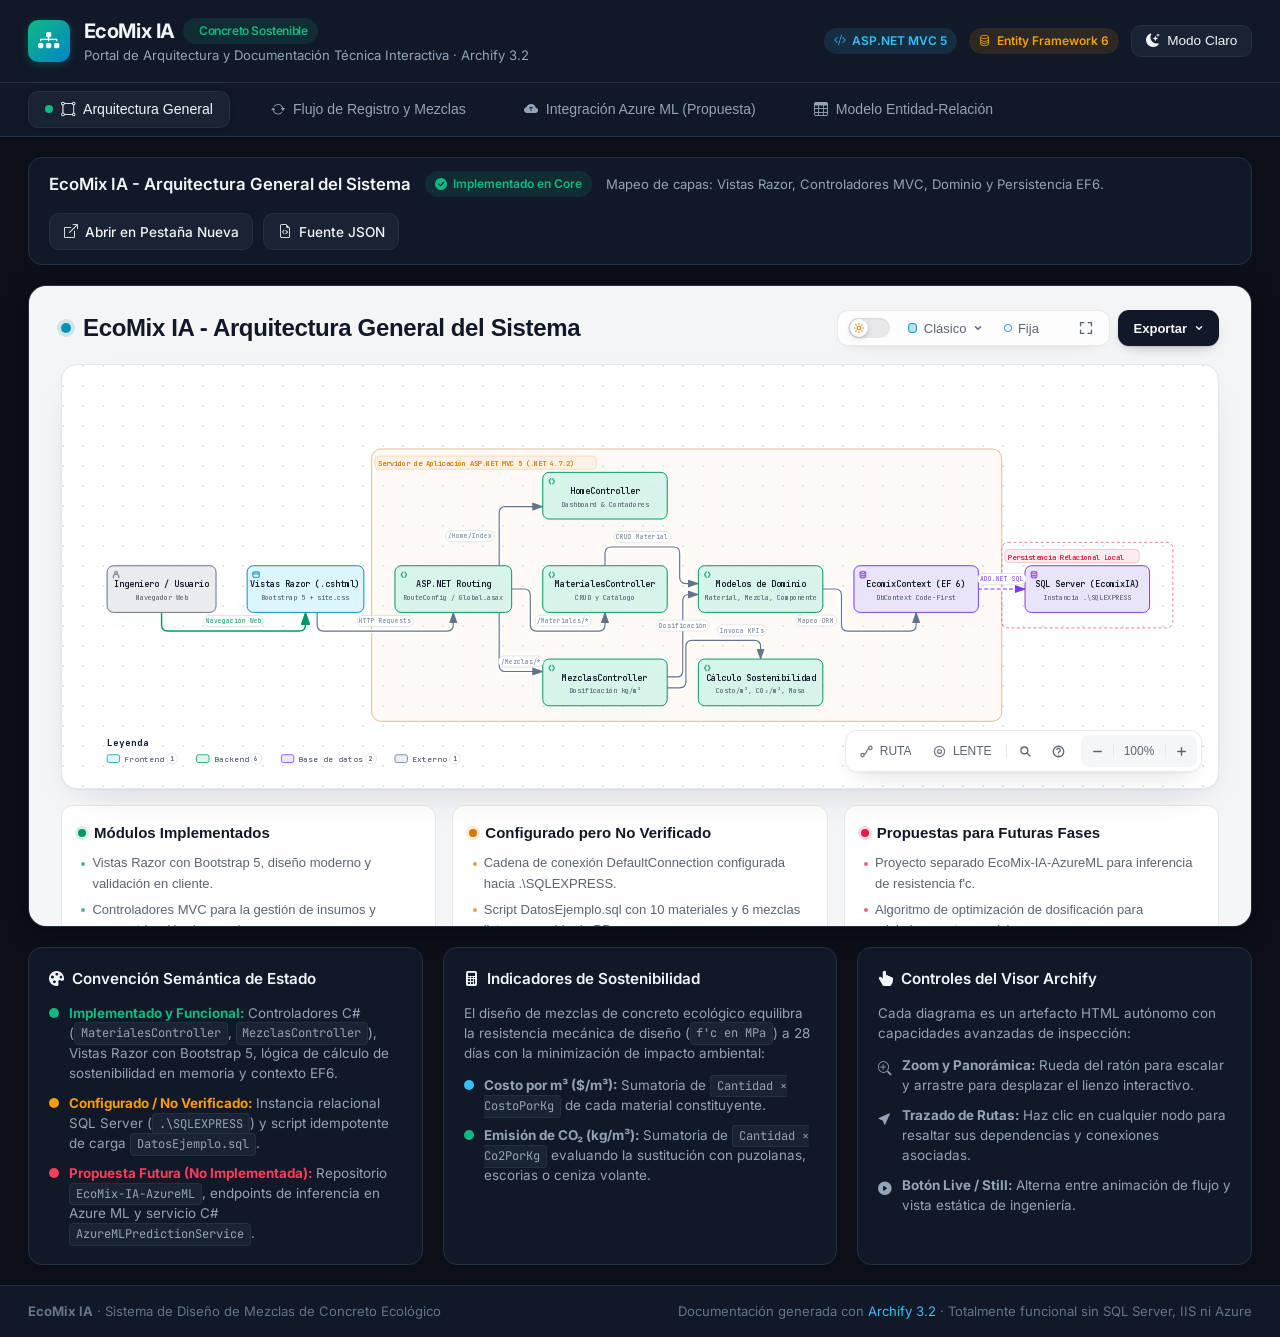
<file: docs-interactive/index.html>
<!DOCTYPE html>
<html lang="es" data-theme="dark">
<head>
    <meta charset="UTF-8">
    <meta name="viewport" content="width=device-width, initial-scale=1.0">
    <title>EcoMix IA · Documentación Técnica Interactiva</title>
    <link rel="preconnect" href="https://fonts.googleapis.com">
    <link rel="preconnect" href="https://fonts.gstatic.com" crossorigin>
    <link href="https://fonts.googleapis.com/css2?family=Inter:wght@300;400;500;600;700&family=JetBrains+Mono:wght@400;500&display=swap" rel="stylesheet">
    <link href="https://cdn.jsdelivr.net/npm/bootstrap-icons@1.11.3/font/bootstrap-icons.min.css" rel="stylesheet">
    <style>
        :root {
            --bg-body: #0b0f17;
            --bg-surface: #111827;
            --bg-surface-elevated: #1a2333;
            --border-color: #243042;
            --border-hover: #3b82f6;
            --text-primary: #f1f5f9;
            --text-secondary: #94a3b8;
            --text-muted: #64748b;
            --accent-green: #10b981;
            --accent-green-bg: rgba(16, 185, 129, 0.12);
            --accent-blue: #38bdf8;
            --accent-blue-bg: rgba(56, 189, 248, 0.12);
            --accent-amber: #f59e0b;
            --accent-amber-bg: rgba(245, 158, 11, 0.12);
            --accent-rose: #f43f5e;
            --accent-rose-bg: rgba(244, 63, 94, 0.12);
            --radius-md: 10px;
            --radius-lg: 14px;
            --radius-xl: 18px;
            --shadow-subtle: 0 4px 20px -2px rgba(0, 0, 0, 0.5);
        }

        [data-theme="light"] {
            --bg-body: #f8fafc;
            --bg-surface: #ffffff;
            --bg-surface-elevated: #f1f5f9;
            --border-color: #e2e8f0;
            --border-hover: #2563eb;
            --text-primary: #0f172a;
            --text-secondary: #475569;
            --text-muted: #94a3b8;
            --accent-green: #059669;
            --accent-green-bg: rgba(5, 150, 105, 0.1);
            --accent-blue: #0284c7;
            --accent-blue-bg: rgba(2, 132, 199, 0.1);
            --accent-amber: #d97706;
            --accent-amber-bg: rgba(217, 119, 6, 0.1);
            --accent-rose: #e11d48;
            --accent-rose-bg: rgba(225, 29, 72, 0.1);
            --shadow-subtle: 0 4px 20px -2px rgba(0, 0, 0, 0.08);
        }

        * {
            box-sizing: border-box;
            margin: 0;
            padding: 0;
        }

        body {
            font-family: 'Inter', -apple-system, BlinkMacSystemFont, sans-serif;
            background-color: var(--bg-body);
            color: var(--text-primary);
            line-height: 1.5;
            min-height: 100vh;
            display: flex;
            flex-direction: column;
            transition: background-color 0.25s ease, color 0.25s ease;
        }

        /* Top Header */
        header.portal-header {
            background-color: var(--bg-surface);
            border-bottom: 1px solid var(--border-color);
            padding: 1rem 1.75rem;
            display: flex;
            align-items: center;
            justify-content: space-between;
            gap: 1.5rem;
            position: sticky;
            top: 0;
            z-index: 50;
            backdrop-filter: blur(12px);
        }

        .header-brand {
            display: flex;
            align-items: center;
            gap: 0.85rem;
        }

        .brand-icon {
            width: 42px;
            height: 42px;
            background: linear-gradient(135deg, #10b981 0%, #0284c7 100%);
            border-radius: var(--radius-md);
            display: flex;
            align-items: center;
            justify-content: center;
            color: white;
            font-size: 1.35rem;
            box-shadow: 0 2px 10px rgba(16, 185, 129, 0.3);
        }

        .brand-text h1 {
            font-size: 1.25rem;
            font-weight: 700;
            letter-spacing: -0.02em;
            display: flex;
            align-items: center;
            gap: 0.5rem;
        }

        .brand-text p {
            font-size: 0.82rem;
            color: var(--text-secondary);
        }

        .header-actions {
            display: flex;
            align-items: center;
            gap: 0.75rem;
        }

        .badge {
            font-size: 0.75rem;
            font-weight: 600;
            padding: 0.25rem 0.65rem;
            border-radius: 9999px;
            display: inline-flex;
            align-items: center;
            gap: 0.35rem;
        }

        .badge-green { background-color: var(--accent-green-bg); color: var(--accent-green); }
        .badge-blue { background-color: var(--accent-blue-bg); color: var(--accent-blue); }
        .badge-amber { background-color: var(--accent-amber-bg); color: var(--accent-amber); }
        .badge-rose { background-color: var(--accent-rose-bg); color: var(--accent-rose); }

        .btn {
            display: inline-flex;
            align-items: center;
            gap: 0.45rem;
            padding: 0.45rem 0.85rem;
            border-radius: var(--radius-md);
            font-size: 0.85rem;
            font-weight: 500;
            cursor: pointer;
            border: 1px solid var(--border-color);
            background-color: var(--bg-surface-elevated);
            color: var(--text-primary);
            transition: all 0.2s ease;
            text-decoration: none;
        }

        .btn:hover {
            border-color: var(--border-hover);
            background-color: var(--border-color);
            transform: translateY(-1px);
        }

        .btn-primary {
            background-color: var(--accent-green);
            color: white;
            border-color: var(--accent-green);
        }

        .btn-primary:hover {
            background-color: #059669;
            border-color: #059669;
        }

        /* Nav Tabs Bar */
        .portal-nav {
            background-color: var(--bg-surface);
            border-bottom: 1px solid var(--border-color);
            padding: 0.5rem 1.75rem;
            display: flex;
            align-items: center;
            gap: 0.5rem;
            overflow-x: auto;
        }

        .nav-tab {
            display: flex;
            align-items: center;
            gap: 0.5rem;
            padding: 0.6rem 1rem;
            border-radius: var(--radius-md);
            font-size: 0.88rem;
            font-weight: 500;
            color: var(--text-secondary);
            cursor: pointer;
            border: 1px solid transparent;
            background: transparent;
            transition: all 0.2s;
            white-space: nowrap;
        }

        .nav-tab:hover {
            color: var(--text-primary);
            background-color: var(--bg-surface-elevated);
        }

        .nav-tab.active {
            color: var(--text-primary);
            background-color: var(--bg-surface-elevated);
            border-color: var(--border-color);
            box-shadow: 0 2px 6px rgba(0, 0, 0, 0.15);
        }

        .nav-tab.active .tab-indicator {
            background-color: var(--accent-green);
        }

        .tab-indicator {
            width: 8px;
            height: 8px;
            border-radius: 50%;
            background-color: transparent;
            transition: background-color 0.2s;
        }

        /* Main Workspace Layout */
        main.portal-main {
            flex: 1;
            display: flex;
            flex-direction: column;
            padding: 1.25rem 1.75rem;
            gap: 1.25rem;
        }

        /* Active Diagram Bar */
        .diagram-toolbar {
            display: flex;
            align-items: center;
            justify-content: space-between;
            flex-wrap: wrap;
            gap: 1rem;
            background-color: var(--bg-surface);
            border: 1px solid var(--border-color);
            border-radius: var(--radius-lg);
            padding: 0.85rem 1.25rem;
        }

        .diagram-info {
            display: flex;
            align-items: center;
            gap: 0.85rem;
            flex-wrap: wrap;
        }

        .diagram-title {
            font-size: 1.05rem;
            font-weight: 600;
        }

        .diagram-desc {
            font-size: 0.82rem;
            color: var(--text-secondary);
        }

        .diagram-actions {
            display: flex;
            align-items: center;
            gap: 0.6rem;
        }

        /* Viewer Container */
        .viewer-card {
            flex: 1;
            min-height: 640px;
            background-color: var(--bg-surface);
            border: 1px solid var(--border-color);
            border-radius: var(--radius-xl);
            overflow: hidden;
            display: flex;
            flex-direction: column;
            box-shadow: var(--shadow-subtle);
            position: relative;
        }

        .viewer-card iframe {
            width: 100%;
            height: 100%;
            flex: 1;
            min-height: 640px;
            border: none;
            background-color: transparent;
        }

        /* Cards and Legend Section */
        .portal-drawer {
            display: grid;
            grid-template-columns: repeat(auto-fit, minmax(310px, 1fr));
            gap: 1.25rem;
        }

        .drawer-card {
            background-color: var(--bg-surface);
            border: 1px solid var(--border-color);
            border-radius: var(--radius-lg);
            padding: 1.25rem;
            display: flex;
            flex-direction: column;
            gap: 0.75rem;
        }

        .drawer-card h3 {
            font-size: 0.95rem;
            font-weight: 600;
            display: flex;
            align-items: center;
            gap: 0.5rem;
        }

        .legend-list {
            list-style: none;
            display: flex;
            flex-direction: column;
            gap: 0.6rem;
            font-size: 0.84rem;
        }

        .legend-item {
            display: flex;
            align-items: flex-start;
            gap: 0.65rem;
            color: var(--text-secondary);
        }

        .legend-dot {
            width: 10px;
            height: 10px;
            border-radius: 50%;
            margin-top: 5px;
            flex-shrink: 0;
        }

        .dot-green { background-color: var(--accent-green); }
        .dot-amber { background-color: var(--accent-amber); }
        .dot-rose { background-color: var(--accent-rose); }
        .dot-blue { background-color: var(--accent-blue); }

        .code-pill {
            font-family: 'JetBrains Mono', monospace;
            font-size: 0.75rem;
            background-color: var(--bg-surface-elevated);
            padding: 0.15rem 0.35rem;
            border-radius: 4px;
            border: 1px solid var(--border-color);
        }

        /* Footer */
        footer.portal-footer {
            background-color: var(--bg-surface);
            border-top: 1px solid var(--border-color);
            padding: 1rem 1.75rem;
            display: flex;
            align-items: center;
            justify-content: space-between;
            flex-wrap: wrap;
            gap: 1rem;
            font-size: 0.82rem;
            color: var(--text-muted);
        }

        /* Responsive */
        @media (max-width: 768px) {
            header.portal-header {
                flex-direction: column;
                align-items: flex-start;
                padding: 1rem;
            }
            .header-actions {
                width: 100%;
                justify-content: space-between;
            }
            .portal-nav {
                padding: 0.5rem 1rem;
            }
            main.portal-main {
                padding: 1rem;
            }
            .viewer-card {
                min-height: 500px;
            }
        }
    </style>
</head>
<body>

    <!-- Header Principal -->
    <header class="portal-header">
        <div class="header-brand">
            <div class="brand-icon">
                <i class="bi bi-diagram-3-fill"></i>
            </div>
            <div class="brand-text">
                <h1>EcoMix IA <span class="badge badge-green"><i class="bi bi-leaf-fill"></i> Concreto Sostenible</span></h1>
                <p>Portal de Arquitectura y Documentación Técnica Interactiva · Archify 3.2</p>
            </div>
        </div>
        <div class="header-actions">
            <span class="badge badge-blue"><i class="bi bi-code-slash"></i> ASP.NET MVC 5</span>
            <span class="badge badge-amber"><i class="bi bi-database"></i> Entity Framework 6</span>
            <button class="btn" id="btnThemeToggle" title="Cambiar tema claro/oscuro">
                <i class="bi bi-moon-stars-fill" id="themeIcon"></i>
                <span id="themeText">Modo Claro</span>
            </button>
        </div>
    </header>

    <!-- Barra de Navegación de Diagramas -->
    <nav class="portal-nav" role="tablist">
        <button class="nav-tab active" data-diagram="arquitectura" role="tab">
            <span class="tab-indicator"></span>
            <i class="bi bi-bounding-box-circles"></i> Arquitectura General
        </button>
        <button class="nav-tab" data-diagram="flujo" role="tab">
            <span class="tab-indicator"></span>
            <i class="bi bi-arrow-repeat"></i> Flujo de Registro y Mezclas
        </button>
        <button class="nav-tab" data-diagram="azure" role="tab">
            <span class="tab-indicator"></span>
            <i class="bi bi-cloud-arrow-up-fill"></i> Integración Azure ML (Propuesta)
        </button>
        <button class="nav-tab" data-diagram="erd" role="tab">
            <span class="tab-indicator"></span>
            <i class="bi bi-table"></i> Modelo Entidad-Relación
        </button>
    </nav>

    <!-- Contenido Principal -->
    <main class="portal-main">

        <!-- Barra informativa del diagrama activo -->
        <div class="diagram-toolbar">
            <div class="diagram-info">
                <span class="diagram-title" id="diagramTitle">EcoMix IA - Arquitectura General del Sistema</span>
                <span class="badge badge-green" id="diagramStatusPill"><i class="bi bi-check-circle-fill"></i> Implementado en Core</span>
                <span class="diagram-desc" id="diagramDesc">Mapeo de capas: Vistas Razor, Controladores MVC, Dominio y Persistencia EF6.</span>
            </div>
            <div class="diagram-actions">
                <a href="arquitectura-general.html" target="_blank" class="btn" id="btnOpenStandalone">
                    <i class="bi bi-box-arrow-up-right"></i> Abrir en Pestaña Nueva
                </a>
                <a href="arquitectura-general.architecture.json" target="_blank" class="btn" id="btnDownloadSource" download>
                    <i class="bi bi-file-earmark-code"></i> Fuente JSON
                </a>
            </div>
        </div>

        <!-- Visor Embebido Interactivo -->
        <div class="viewer-card">
            <iframe id="diagramFrame" src="arquitectura-general.html" title="Diagrama Interactivo"></iframe>
        </div>

        <!-- Secciones de Información y Leyendas -->
        <section class="portal-drawer">
            <!-- Leyenda Semántica -->
            <div class="drawer-card">
                <h3><i class="bi bi-palette-fill text-primary"></i> Convención Semántica de Estado</h3>
                <ul class="legend-list">
                    <li class="legend-item">
                        <span class="legend-dot dot-green"></span>
                        <div>
                            <strong style="color: var(--accent-green);">Implementado y Funcional:</strong> Controladores C# (<code class="code-pill">MaterialesController</code>, <code class="code-pill">MezclasController</code>), Vistas Razor con Bootstrap 5, lógica de cálculo de sostenibilidad en memoria y contexto EF6.
                        </div>
                    </li>
                    <li class="legend-item">
                        <span class="legend-dot dot-amber"></span>
                        <div>
                            <strong style="color: var(--accent-amber);">Configurado / No Verificado:</strong> Instancia relacional SQL Server (<code class="code-pill">.\SQLEXPRESS</code>) y script idempotente de carga <code class="code-pill">DatosEjemplo.sql</code>.
                        </div>
                    </li>
                    <li class="legend-item">
                        <span class="legend-dot dot-rose"></span>
                        <div>
                            <strong style="color: var(--accent-rose);">Propuesta Futura (No Implementada):</strong> Repositorio <code class="code-pill">EcoMix-IA-AzureML</code>, endpoints de inferencia en Azure ML y servicio C# <code class="code-pill">AzureMLPredictionService</code>.
                        </div>
                    </li>
                </ul>
            </div>

            <!-- Contexto Técnico del Concreto Ecológico -->
            <div class="drawer-card">
                <h3><i class="bi bi-calculator-fill text-success"></i> Indicadores de Sostenibilidad</h3>
                <p style="font-size: 0.84rem; color: var(--text-secondary);">
                    El diseño de mezclas de concreto ecológico equilibra la resistencia mecánica de diseño (<code class="code-pill">f'c en MPa</code>) a 28 días con la minimización de impacto ambiental:
                </p>
                <ul class="legend-list">
                    <li class="legend-item">
                        <span class="legend-dot dot-blue"></span>
                        <div>
                            <strong>Costo por m³ ($/m³):</strong> Sumatoria de <code class="code-pill">Cantidad × CostoPorKg</code> de cada material constituyente.
                        </div>
                    </li>
                    <li class="legend-item">
                        <span class="legend-dot dot-green"></span>
                        <div>
                            <strong>Emisión de CO₂ (kg/m³):</strong> Sumatoria de <code class="code-pill">Cantidad × Co2PorKg</code> evaluando la sustitución con puzolanas, escorias o ceniza volante.
                        </div>
                    </li>
                </ul>
            </div>

            <!-- Interacciones Archify -->
            <div class="drawer-card">
                <h3><i class="bi bi-hand-index-thumb-fill text-warning"></i> Controles del Visor Archify</h3>
                <p style="font-size: 0.84rem; color: var(--text-secondary);">
                    Cada diagrama es un artefacto HTML autónomo con capacidades avanzadas de inspección:
                </p>
                <ul class="legend-list">
                    <li class="legend-item">
                        <i class="bi bi-zoom-in" style="margin-top: 3px;"></i>
                        <div><strong>Zoom y Panorámica:</strong> Rueda del ratón para escalar y arrastre para desplazar el lienzo interactivo.</div>
                    </li>
                    <li class="legend-item">
                        <i class="bi bi-cursor-fill" style="margin-top: 3px;"></i>
                        <div><strong>Trazado de Rutas:</strong> Haz clic en cualquier nodo para resaltar sus dependencias y conexiones asociadas.</div>
                    </li>
                    <li class="legend-item">
                        <i class="bi bi-play-circle-fill" style="margin-top: 3px;"></i>
                        <div><strong>Botón Live / Still:</strong> Alterna entre animación de flujo y vista estática de ingeniería.</div>
                    </li>
                </ul>
            </div>
        </section>

    </main>

    <!-- Footer -->
    <footer class="portal-footer">
        <div>
            <strong>EcoMix IA</strong> · Sistema de Diseño de Mezclas de Concreto Ecológico
        </div>
        <div>
            Documentación generada con <a href="https://github.com/tt-a1i/archify" target="_blank" style="color: var(--accent-blue); text-decoration: none;">Archify 3.2</a> · Totalmente funcional sin SQL Server, IIS ni Azure
        </div>
    </footer>

    <!-- Script de Navegación Dinámica -->
    <script>
        const diagramsData = {
            arquitectura: {
                title: "EcoMix IA - Arquitectura General del Sistema",
                statusPill: '<i class="bi bi-check-circle-fill"></i> Implementado en Core',
                statusClass: "badge-green",
                desc: "Mapeo de capas: Vistas Razor, Controladores MVC, Dominio y Persistencia EF6.",
                file: "arquitectura-general.html",
                source: "arquitectura-general.architecture.json"
            },
            flujo: {
                title: "EcoMix IA - Flujo de Registro de Materiales y Creación de Mezclas",
                statusPill: '<i class="bi bi-check-circle-fill"></i> Flujo Implementado',
                statusClass: "badge-green",
                desc: "Proceso interactivo: Catálogo de insumos, parámetros de mezcla, dosificación y cálculo de KPIs.",
                file: "flujo-registro-mezclas.html",
                source: "flujo-registro-mezclas.workflow.json"
            },
            azure: {
                title: "EcoMix IA - Integración Propuesta con Azure Machine Learning",
                statusPill: '<i class="bi bi-clock-history"></i> Propuesta Técnica Futura',
                statusClass: "badge-rose",
                desc: "Arquitectura de integración no implementada para el proyecto EcoMix-IA-AzureML e inferencia REST.",
                file: "integracion-azure-ml.html",
                source: "integracion-azure-ml.architecture.json"
            },
            erd: {
                title: "EcoMix IA - Modelo Entidad-Relación (SQL Server / EF6)",
                statusPill: '<i class="bi bi-database-check"></i> Modelo Implementado',
                statusClass: "badge-blue",
                desc: "Esquema relacional de Materials, Mezclas y la tabla de unión MezclaComponentes (1:N).",
                file: "modelo-erd.html",
                source: "modelo-erd.erd.json"
            }
        };

        const tabs = document.querySelectorAll('.nav-tab');
        const iframe = document.getElementById('diagramFrame');
        const titleEl = document.getElementById('diagramTitle');
        const statusEl = document.getElementById('diagramStatusPill');
        const descEl = document.getElementById('diagramDesc');
        const btnOpen = document.getElementById('btnOpenStandalone');
        const btnSource = document.getElementById('btnDownloadSource');
        const btnTheme = document.getElementById('btnThemeToggle');
        const themeIcon = document.getElementById('themeIcon');
        const themeText = document.getElementById('themeText');

        // Manejo de tabs
        tabs.forEach(tab => {
            tab.addEventListener('click', () => {
                tabs.forEach(t => t.classList.remove('active'));
                tab.classList.add('active');

                const key = tab.dataset.diagram;
                const d = diagramsData[key];
                if (d) {
                    iframe.src = d.file;
                    titleEl.textContent = d.title;
                    statusEl.innerHTML = d.statusPill;
                    statusEl.className = 'badge ' + d.statusClass;
                    descEl.textContent = d.desc;
                    btnOpen.href = d.file;
                    btnSource.href = d.source;
                }
            });
        });

        // Manejo de tema Claro / Oscuro
        btnTheme.addEventListener('click', () => {
            const html = document.documentElement;
            const currentTheme = html.getAttribute('data-theme');
            if (currentTheme === 'dark') {
                html.setAttribute('data-theme', 'light');
                themeIcon.className = 'bi bi-sun-fill';
                themeText.textContent = 'Modo Oscuro';
            } else {
                html.setAttribute('data-theme', 'dark');
                themeIcon.className = 'bi bi-moon-stars-fill';
                themeText.textContent = 'Modo Claro';
            }
        });
    </script>
</body>
</html>
</file>
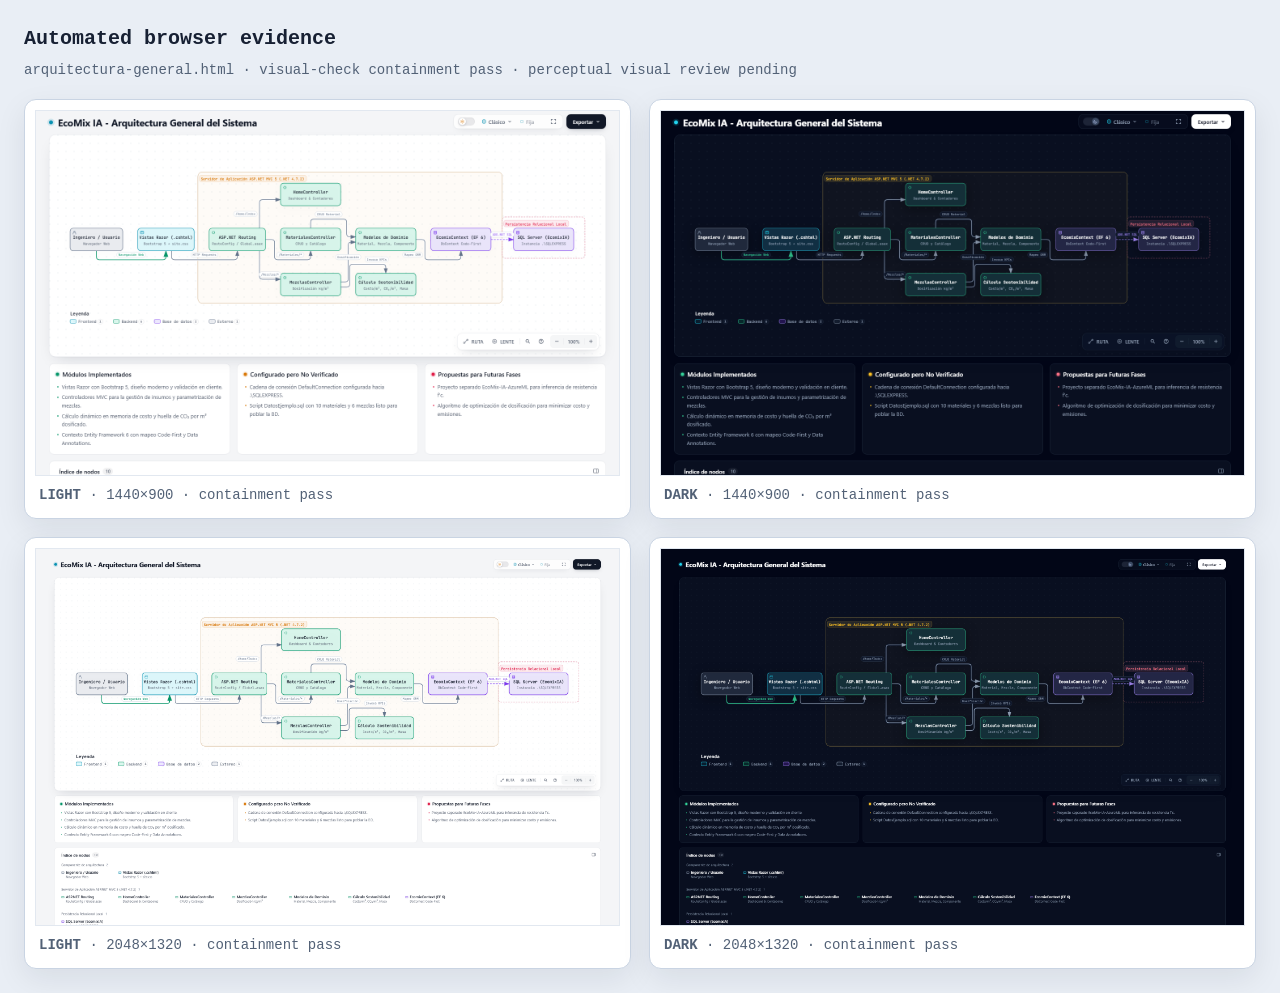
<file: docs-interactive/visual-check/arquitectura-general.visual-check.html>
<!doctype html>
<html lang="en">
<head>
<meta charset="utf-8"><script type="application/json" id="archify-software-notices">"NOTICE\nArchify\nCopyright (c) 2026 tt-a1i (Archify)\nCopyright (c) 2025 Cocoon AI\n\nArchify is distributed under the Apache License, Version 2.0 (LICENSE),\nexcept where a file, package manifest, or third-party notice specifies otherwise.\nThe separately versioned DeepSeek Harness adapter remains MIT; its bundled\nSkill retains the license of the immutable source selected in release.json.\n\nCode and contributions received under the MIT License through pre-transition\ncommit 25cf37080fc8b1dbe758a4efc3935b55f3327083 remain available under their\noriginal terms. Previously published releases keep their existing licenses. The complete historical MIT\ncopyright and permission notice is preserved in LICENSE-MIT. This transition\ndoes not revoke existing MIT grants or assert a new patent grant on behalf\nof historical contributors.\n\nArchify originated from Cocoon-AI/architecture-diagram-generator:\nhttps://github.com/Cocoon-AI/architecture-diagram-generator\n\nThird-party components retain their own licenses; see THIRD_PARTY_NOTICES.md\nand the license files beside those components. Names and logos do not imply\nofficial endorsement, and the software license grants no general trademark\npermission.\n\nThese software licenses cover Archify's embedded runtime and templates, not\nownership of a user's authored content, business data, or source repository.\n\nLICENSE\n\n                                 Apache License\n                           Version 2.0, January 2004\n                        http://www.apache.org/licenses/\n\n   TERMS AND CONDITIONS FOR USE, REPRODUCTION, AND DISTRIBUTION\n\n   1. Definitions.\n\n      \"License\" shall mean the terms and conditions for use, reproduction,\n      and distribution as defined by Sections 1 through 9 of this document.\n\n      \"Licensor\" shall mean the copyright owner or entity authorized by\n      the copyright owner that is granting the License.\n\n      \"Legal Entity\" shall mean the union of the acting entity and all\n      other entities that control, are controlled by, or are under common\n      control with that entity. For the purposes of this definition,\n      \"control\" means (i) the power, direct or indirect, to cause the\n      direction or management of such entity, whether by contract or\n      otherwise, or (ii) ownership of fifty percent (50%) or more of the\n      outstanding shares, or (iii) beneficial ownership of such entity.\n\n      \"You\" (or \"Your\") shall mean an individual or Legal Entity\n      exercising permissions granted by this License.\n\n      \"Source\" form shall mean the preferred form for making modifications,\n      including but not limited to software source code, documentation\n      source, and configuration files.\n\n      \"Object\" form shall mean any form resulting from mechanical\n      transformation or translation of a Source form, including but\n      not limited to compiled object code, generated documentation,\n      and conversions to other media types.\n\n      \"Work\" shall mean the work of authorship, whether in Source or\n      Object form, made available under the License, as indicated by a\n      copyright notice that is included in or attached to the work\n      (an example is provided in the Appendix below).\n\n      \"Derivative Works\" shall mean any work, whether in Source or Object\n      form, that is based on (or derived from) the Work and for which the\n      editorial revisions, annotations, elaborations, or other modifications\n      represent, as a whole, an original work of authorship. For the purposes\n      of this License, Derivative Works shall not include works that remain\n      separable from, or merely link (or bind by name) to the interfaces of,\n      the Work and Derivative Works thereof.\n\n      \"Contribution\" shall mean any work of authorship, including\n      the original version of the Work and any modifications or additions\n      to that Work or Derivative Works thereof, that is intentionally\n      submitted to Licensor for inclusion in the Work by the copyright owner\n      or by an individual or Legal Entity authorized to submit on behalf of\n      the copyright owner. For the purposes of this definition, \"submitted\"\n      means any form of electronic, verbal, or written communication sent\n      to the Licensor or its representatives, including but not limited to\n      communication on electronic mailing lists, source code control systems,\n      and issue tracking systems that are managed by, or on behalf of, the\n      Licensor for the purpose of discussing and improving the Work, but\n      excluding communication that is conspicuously marked or otherwise\n      designated in writing by the copyright owner as \"Not a Contribution.\"\n\n      \"Contributor\" shall mean Licensor and any individual or Legal Entity\n      on behalf of whom a Contribution has been received by Licensor and\n      subsequently incorporated within the Work.\n\n   2. Grant of Copyright License. Subject to the terms and conditions of\n      this License, each Contributor hereby grants to You a perpetual,\n      worldwide, non-exclusive, no-charge, royalty-free, irrevocable\n      copyright license to reproduce, prepare Derivative Works of,\n      publicly display, publicly perform, sublicense, and distribute the\n      Work and such Derivative Works in Source or Object form.\n\n   3. Grant of Patent License. Subject to the terms and conditions of\n      this License, each Contributor hereby grants to You a perpetual,\n      worldwide, non-exclusive, no-charge, royalty-free, irrevocable\n      (except as stated in this section) patent license to make, have made,\n      use, offer to sell, sell, import, and otherwise transfer the Work,\n      where such license applies only to those patent claims licensable\n      by such Contributor that are necessarily infringed by their\n      Contribution(s) alone or by combination of their Contribution(s)\n      with the Work to which such Contribution(s) was submitted. If You\n      institute patent litigation against any entity (including a\n      cross-claim or counterclaim in a lawsuit) alleging that the Work\n      or a Contribution incorporated within the Work constitutes direct\n      or contributory patent infringement, then any patent licenses\n      granted to You under this License for that Work shall terminate\n      as of the date such litigation is filed.\n\n   4. Redistribution. You may reproduce and distribute copies of the\n      Work or Derivative Works thereof in any medium, with or without\n      modifications, and in Source or Object form, provided that You\n      meet the following conditions:\n\n      (a) You must give any other recipients of the Work or\n          Derivative Works a copy of this License; and\n\n      (b) You must cause any modified files to carry prominent notices\n          stating that You changed the files; and\n\n      (c) You must retain, in the Source form of any Derivative Works\n          that You distribute, all copyright, patent, trademark, and\n          attribution notices from the Source form of the Work,\n          excluding those notices that do not pertain to any part of\n          the Derivative Works; and\n\n      (d) If the Work includes a \"NOTICE\" text file as part of its\n          distribution, then any Derivative Works that You distribute must\n          include a readable copy of the attribution notices contained\n          within such NOTICE file, excluding those notices that do not\n          pertain to any part of the Derivative Works, in at least one\n          of the following places: within a NOTICE text file distributed\n          as part of the Derivative Works; within the Source form or\n          documentation, if provided along with the Derivative Works; or,\n          within a display generated by the Derivative Works, if and\n          wherever such third-party notices normally appear. The contents\n          of the NOTICE file are for informational purposes only and\n          do not modify the License. You may add Your own attribution\n          notices within Derivative Works that You distribute, alongside\n          or as an addendum to the NOTICE text from the Work, provided\n          that such additional attribution notices cannot be construed\n          as modifying the License.\n\n      You may add Your own copyright statement to Your modifications and\n      may provide additional or different license terms and conditions\n      for use, reproduction, or distribution of Your modifications, or\n      for any such Derivative Works as a whole, provided Your use,\n      reproduction, and distribution of the Work otherwise complies with\n      the conditions stated in this License.\n\n   5. Submission of Contributions. Unless You explicitly state otherwise,\n      any Contribution intentionally submitted for inclusion in the Work\n      by You to the Licensor shall be under the terms and conditions of\n      this License, without any additional terms or conditions.\n      Notwithstanding the above, nothing herein shall supersede or modify\n      the terms of any separate license agreement you may have executed\n      with Licensor regarding such Contributions.\n\n   6. Trademarks. This License does not grant permission to use the trade\n      names, trademarks, service marks, or product names of the Licensor,\n      except as required for reasonable and customary use in describing the\n      origin of the Work and reproducing the content of the NOTICE file.\n\n   7. Disclaimer of Warranty. Unless required by applicable law or\n      agreed to in writing, Licensor provides the Work (and each\n      Contributor provides its Contributions) on an \"AS IS\" BASIS,\n      WITHOUT WARRANTIES OR CONDITIONS OF ANY KIND, either express or\n      implied, including, without limitation, any warranties or conditions\n      of TITLE, NON-INFRINGEMENT, MERCHANTABILITY, or FITNESS FOR A\n      PARTICULAR PURPOSE. You are solely responsible for determining the\n      appropriateness of using or redistributing the Work and assume any\n      risks associated with Your exercise of permissions under this License.\n\n   8. Limitation of Liability. In no event and under no legal theory,\n      whether in tort (including negligence), contract, or otherwise,\n      unless required by applicable law (such as deliberate and grossly\n      negligent acts) or agreed to in writing, shall any Contributor be\n      liable to You for damages, including any direct, indirect, special,\n      incidental, or consequential damages of any character arising as a\n      result of this License or out of the use or inability to use the\n      Work (including but not limited to damages for loss of goodwill,\n      work stoppage, computer failure or malfunction, or any and all\n      other commercial damages or losses), even if such Contributor\n      has been advised of the possibility of such damages.\n\n   9. Accepting Warranty or Additional Liability. While redistributing\n      the Work or Derivative Works thereof, You may choose to offer,\n      and charge a fee for, acceptance of support, warranty, indemnity,\n      or other liability obligations and/or rights consistent with this\n      License. However, in accepting such obligations, You may act only\n      on Your own behalf and on Your sole responsibility, not on behalf\n      of any other Contributor, and only if You agree to indemnify,\n      defend, and hold each Contributor harmless for any liability\n      incurred by, or claims asserted against, such Contributor by reason\n      of your accepting any such warranty or additional liability.\n\n   END OF TERMS AND CONDITIONS\n\n   APPENDIX: How to apply the Apache License to your work.\n\n      To apply the Apache License to your work, attach the following\n      boilerplate notice, with the fields enclosed by brackets \"[]\"\n      replaced with your own identifying information. (Don't include\n      the brackets!)  The text should be enclosed in the appropriate\n      comment syntax for the file format. We also recommend that a\n      file or class name and description of purpose be included on the\n      same \"printed page\" as the copyright notice for easier\n      identification within third-party archives.\n\n   Copyright [yyyy] [name of copyright owner]\n\n   Licensed under the Apache License, Version 2.0 (the \"License\");\n   you may not use this file except in compliance with the License.\n   You may obtain a copy of the License at\n\n       http://www.apache.org/licenses/LICENSE-2.0\n\n   Unless required by applicable law or agreed to in writing, software\n   distributed under the License is distributed on an \"AS IS\" BASIS,\n   WITHOUT WARRANTIES OR CONDITIONS OF ANY KIND, either express or implied.\n   See the License for the specific language governing permissions and\n   limitations under the License.\n\nLICENSE-MIT\nMIT License\n\nCopyright (c) 2026 tt-a1i (Archify)\nCopyright (c) 2025 Cocoon AI\n\nPermission is hereby granted, free of charge, to any person obtaining a copy\nof this software and associated documentation files (the \"Software\"), to deal\nin the Software without restriction, including without limitation the rights\nto use, copy, modify, merge, publish, distribute, sublicense, and/or sell\ncopies of the Software, and to permit persons to whom the Software is\nfurnished to do so, subject to the following conditions:\n\nThe above copyright notice and this permission notice shall be included in all\ncopies or substantial portions of the Software.\n\nTHE SOFTWARE IS PROVIDED \"AS IS\", WITHOUT WARRANTY OF ANY KIND, EXPRESS OR\nIMPLIED, INCLUDING BUT NOT LIMITED TO THE WARRANTIES OF MERCHANTABILITY,\nFITNESS FOR A PARTICULAR PURPOSE AND NONINFRINGEMENT. IN NO EVENT SHALL THE\nAUTHORS OR COPYRIGHT HOLDERS BE LIABLE FOR ANY CLAIM, DAMAGES OR OTHER\nLIABILITY, WHETHER IN AN ACTION OF CONTRACT, TORT OR OTHERWISE, ARISING FROM,\nOUT OF OR IN CONNECTION WITH THE SOFTWARE OR THE USE OR OTHER DEALINGS IN THE\nSOFTWARE.\n\nTHIRD_PARTY_NOTICES.md\n# Third-party notices\n\nArchify includes optional vector data for third-party brand marks. These marks\nare provided only to identify technologies and services in user-authored\ndiagrams. Their inclusion does not imply sponsorship, endorsement, partnership,\nor affiliation with Archify.\n\nArchify's license and historical MIT grants are described in LICENSE, NOTICE,\nand LICENSE-MIT. The software license does not\nreplace the copyright licenses, trademark policies, or brand guidelines that\napply to third-party marks. Users are responsible for confirming that their\nparticular use is permitted.\n\n## Simple Icons\n\nMost of the built-in vector paths and their metadata were generated from\n[Simple Icons 16.28.0](https://github.com/simple-icons/simple-icons/tree/16.28.0).\nSimple Icons makes its collection work available under\n[CC0 1.0 Universal](https://github.com/simple-icons/simple-icons/blob/16.28.0/LICENSE.md).\n\nAs Simple Icons explains in its\n[disclaimer](https://github.com/simple-icons/simple-icons/blob/16.28.0/DISCLAIMER.md),\nCC0 for the collection does not mean that every underlying icon is CC0. License\nand brand-guideline metadata may be incomplete or change over time. The absence\nof an individual license entry is not a grant of permission.\n\nArchify embeds the selected icons as vector-path data and may render them in a\nuser-selected color. The following individual licenses were recorded in the\npinned Simple Icons 16.28.0 metadata:\n\n| Mark | Recorded source | Recorded license | Archify treatment |\n|---|---|---|---|\n| Angular | [Angular press kit](https://angular.dev/press-kit) | [`CC-BY-4.0`](https://creativecommons.org/licenses/by/4.0/) | Embedded as vector-path data; color may be changed by the authored diagram. |\n| Apache Airflow | [Apache logos](https://apache.org/logos) | [`Apache-2.0`](https://www.apache.org/licenses/LICENSE-2.0) | Embedded as vector-path data; Apache trademarks remain subject to the [ASF trademark policy](https://www.apache.org/foundation/marks/). |\n| Apache Kafka | [Apache logos](https://apache.org/logos) | [`Apache-2.0`](https://www.apache.org/licenses/LICENSE-2.0) | Embedded as vector-path data; Apache trademarks remain subject to the [ASF trademark policy](https://www.apache.org/foundation/marks/). |\n| .NET | [.NET brand repository](https://github.com/dotnet/brand/blob/c7d0f51b8ec59531332d05fb27a5b758a7a3d689/logo/dotnet-logo.svg) | [`CC0-1.0`](https://creativecommons.org/publicdomain/zero/1.0/) | Embedded as vector-path data; color may be changed by the authored diagram. |\n| JavaScript | [JS community logo](https://github.com/voodootikigod/logo.js/blob/1544bdeed6d618a6cfe4f0650d04ab8d9cfa76d9/js.svg) | [`MIT`](https://github.com/voodootikigod/logo.js/blob/1544bdeed6d618a6cfe4f0650d04ab8d9cfa76d9/LICENSE) | Embedded as vector-path data; color may be changed by the authored diagram. |\n| Jenkins | [Jenkins artwork source](https://get.jenkins.io/art/) | [`CC-BY-SA-3.0`](https://creativecommons.org/licenses/by-sa/3.0/) | Embedded as vector-path data; color may be changed by the authored diagram. Jenkins retains its trademark rights. |\n| Rust | [Rust project](https://www.rust-lang.org) | [`CC-BY-SA-4.0`](https://creativecommons.org/licenses/by-sa/4.0/) | Embedded as vector-path data; color may be changed by the authored diagram. See the [Rust media guide](https://www.rust-lang.org/policies/media-guide). |\n| Vue.js | [Vue logo source](https://github.com/vuejs/art/blob/a1c78b74569b70a25300925b4eacfefcc143b8f6/logo.svg) | [`CC-BY-NC-SA-4.0`](https://creativecommons.org/licenses/by-nc-sa/4.0/) | Embedded as vector-path data; color may be changed by the authored diagram. The non-commercial and share-alike conditions remain applicable; see the [Vue artwork terms](https://github.com/vuejs/art/blob/a1c78b74569b70a25300925b4eacfefcc143b8f6/README.md). |\n\nThe source, guideline, and known license fields for every packaged mark are\npreserved in `renderers/shared/generated-brand-marks.mjs`.\n\n## OpenAI mark\n\nThe OpenAI vector path is recorded from the\n[OpenAI brand guidelines](https://openai.com/brand/), not from Simple Icons.\nUse remains subject to those current guidelines and any applicable trademark\nrights. Its inclusion does not state or imply endorsement by OpenAI.\n\n## JetBrains Mono\n\nDelivered Archify viewer artifacts embed the JetBrains Mono variable font\nsubsets served by Google Fonts. For characters covered by these subsets, font\nselection does not depend on a network request or a locally installed copy.\nUncovered characters (including CJK) still use the system fallback stack;\nbrowser and operating-system rasterization can differ.\nJetBrains Mono is maintained at\n[github.com/JetBrains/JetBrainsMono](https://github.com/JetBrains/JetBrainsMono)\nand is distributed under the SIL Open Font License 1.1. The complete license\ntext is preserved in `assets/JetBrainsMono-OFL.txt` in the packaged Skill and\nin the font CSS carried by standalone HTML and SVG exports.\n\n## Pele\n\nThe explainer renders Mermaid chart fences with an unmodified subset of\n[Pele 1.3.0](https://github.com/obsidianmd/pele), copyright (c) 2026 kepano,\ndistributed under the MIT License. The subset and its license text are in\n`explainer/vendor/pele/` in the packaged Skill. Charts are rendered to static\nSVG when a page is built; delivered pages contain no Pele code.\n\n## No additional rights granted\n\nBrand names, logos, and trademarks remain the property of their respective\nowners. This notice records provenance and known terms; it does not grant rights\nthat Archify does not hold, and it does not state that every packaged mark has\nbeen cleared for every commercial, promotional, or redistributive use."</script>
<meta name="viewport" content="width=device-width,initial-scale=1">
<title>Archify automated browser evidence · arquitectura-general.html</title>
<style>
*{box-sizing:border-box}body{margin:0;padding:24px;background:#e9eef5;color:#172033;font:14px/1.5 ui-monospace,SFMono-Regular,Menlo,Consolas,monospace}header{max-width:1500px;margin:0 auto 18px}h1{margin:0 0 6px;font-size:20px}p{margin:0;color:#526176}.grid{max-width:1500px;margin:auto;display:grid;grid-template-columns:repeat(2,minmax(0,1fr));gap:18px}figure{margin:0;padding:10px;background:white;border:1px solid #c9d4e3;border-radius:12px;box-shadow:0 10px 30px rgba(15,23,42,.08)}img{display:block;width:100%;height:auto;border:1px solid #e2e8f0}figcaption{padding:9px 4px 2px;color:#526176}@media(max-width:900px){.grid{grid-template-columns:1fr}}
</style>
</head>
<body>
<header><h1>Automated browser evidence</h1><p>arquitectura-general.html · visual-check containment pass · perceptual visual review pending</p></header>
<main class="grid">
      <figure>
        <img src="arquitectura-general.visual-check.1440x900.light.png" alt="light 1440 by 900">
        <figcaption><strong>LIGHT</strong> · 1440×900 · containment pass</figcaption>
      </figure>
      <figure>
        <img src="arquitectura-general.visual-check.1440x900.dark.png" alt="dark 1440 by 900">
        <figcaption><strong>DARK</strong> · 1440×900 · containment pass</figcaption>
      </figure>
      <figure>
        <img src="arquitectura-general.visual-check.2048x1320.light.png" alt="light 2048 by 1320">
        <figcaption><strong>LIGHT</strong> · 2048×1320 · containment pass</figcaption>
      </figure>
      <figure>
        <img src="arquitectura-general.visual-check.2048x1320.dark.png" alt="dark 2048 by 1320">
        <figcaption><strong>DARK</strong> · 2048×1320 · containment pass</figcaption>
      </figure>
</main>
</body>
</html>
</file>
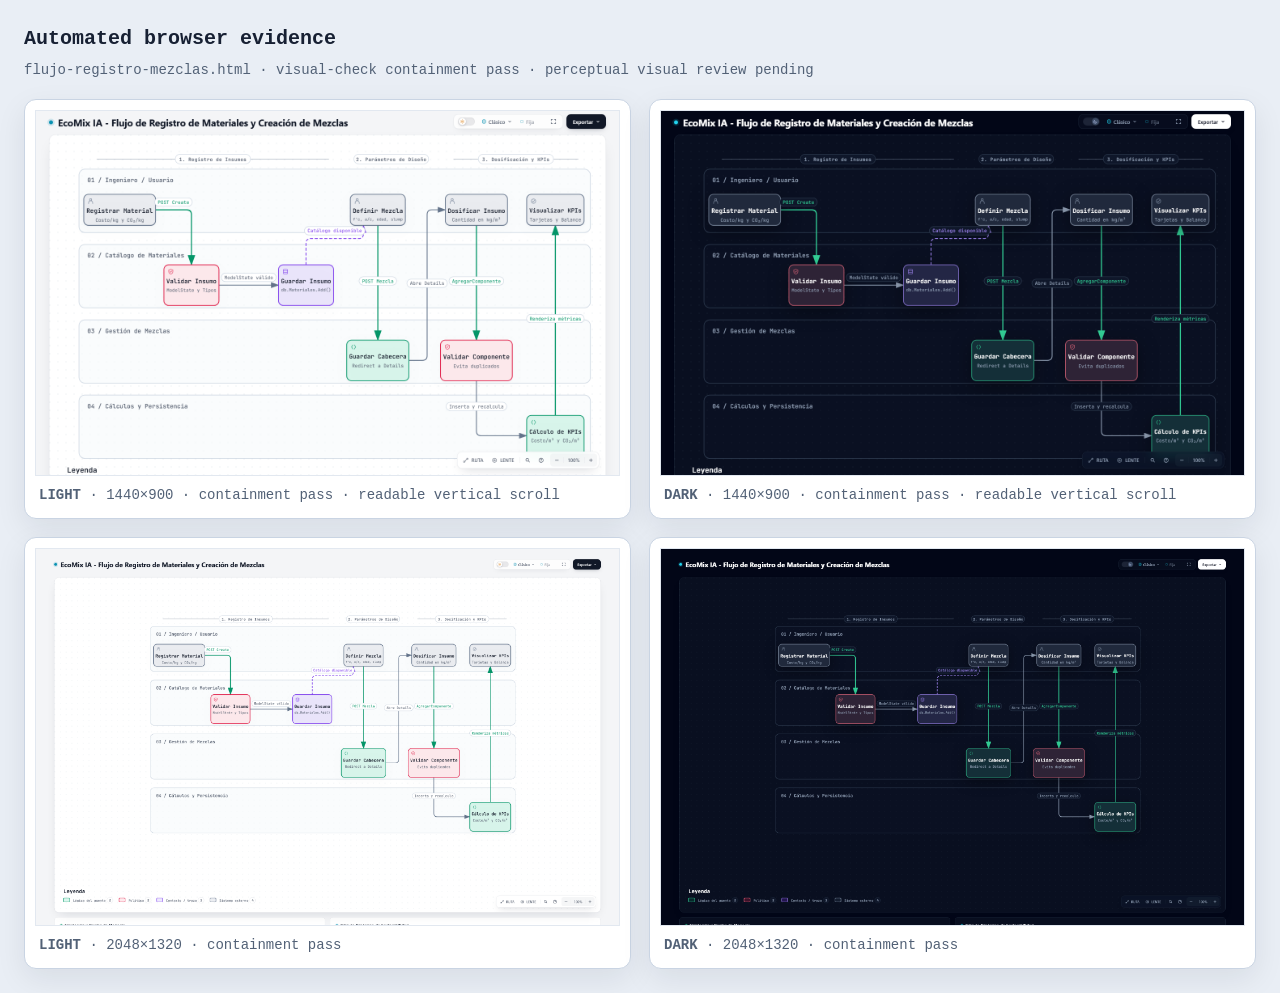
<file: docs-interactive/visual-check/flujo-registro-mezclas.visual-check.html>
<!doctype html>
<html lang="en">
<head>
<meta charset="utf-8"><script type="application/json" id="archify-software-notices">"NOTICE\nArchify\nCopyright (c) 2026 tt-a1i (Archify)\nCopyright (c) 2025 Cocoon AI\n\nArchify is distributed under the Apache License, Version 2.0 (LICENSE),\nexcept where a file, package manifest, or third-party notice specifies otherwise.\nThe separately versioned DeepSeek Harness adapter remains MIT; its bundled\nSkill retains the license of the immutable source selected in release.json.\n\nCode and contributions received under the MIT License through pre-transition\ncommit 25cf37080fc8b1dbe758a4efc3935b55f3327083 remain available under their\noriginal terms. Previously published releases keep their existing licenses. The complete historical MIT\ncopyright and permission notice is preserved in LICENSE-MIT. This transition\ndoes not revoke existing MIT grants or assert a new patent grant on behalf\nof historical contributors.\n\nArchify originated from Cocoon-AI/architecture-diagram-generator:\nhttps://github.com/Cocoon-AI/architecture-diagram-generator\n\nThird-party components retain their own licenses; see THIRD_PARTY_NOTICES.md\nand the license files beside those components. Names and logos do not imply\nofficial endorsement, and the software license grants no general trademark\npermission.\n\nThese software licenses cover Archify's embedded runtime and templates, not\nownership of a user's authored content, business data, or source repository.\n\nLICENSE\n\n                                 Apache License\n                           Version 2.0, January 2004\n                        http://www.apache.org/licenses/\n\n   TERMS AND CONDITIONS FOR USE, REPRODUCTION, AND DISTRIBUTION\n\n   1. Definitions.\n\n      \"License\" shall mean the terms and conditions for use, reproduction,\n      and distribution as defined by Sections 1 through 9 of this document.\n\n      \"Licensor\" shall mean the copyright owner or entity authorized by\n      the copyright owner that is granting the License.\n\n      \"Legal Entity\" shall mean the union of the acting entity and all\n      other entities that control, are controlled by, or are under common\n      control with that entity. For the purposes of this definition,\n      \"control\" means (i) the power, direct or indirect, to cause the\n      direction or management of such entity, whether by contract or\n      otherwise, or (ii) ownership of fifty percent (50%) or more of the\n      outstanding shares, or (iii) beneficial ownership of such entity.\n\n      \"You\" (or \"Your\") shall mean an individual or Legal Entity\n      exercising permissions granted by this License.\n\n      \"Source\" form shall mean the preferred form for making modifications,\n      including but not limited to software source code, documentation\n      source, and configuration files.\n\n      \"Object\" form shall mean any form resulting from mechanical\n      transformation or translation of a Source form, including but\n      not limited to compiled object code, generated documentation,\n      and conversions to other media types.\n\n      \"Work\" shall mean the work of authorship, whether in Source or\n      Object form, made available under the License, as indicated by a\n      copyright notice that is included in or attached to the work\n      (an example is provided in the Appendix below).\n\n      \"Derivative Works\" shall mean any work, whether in Source or Object\n      form, that is based on (or derived from) the Work and for which the\n      editorial revisions, annotations, elaborations, or other modifications\n      represent, as a whole, an original work of authorship. For the purposes\n      of this License, Derivative Works shall not include works that remain\n      separable from, or merely link (or bind by name) to the interfaces of,\n      the Work and Derivative Works thereof.\n\n      \"Contribution\" shall mean any work of authorship, including\n      the original version of the Work and any modifications or additions\n      to that Work or Derivative Works thereof, that is intentionally\n      submitted to Licensor for inclusion in the Work by the copyright owner\n      or by an individual or Legal Entity authorized to submit on behalf of\n      the copyright owner. For the purposes of this definition, \"submitted\"\n      means any form of electronic, verbal, or written communication sent\n      to the Licensor or its representatives, including but not limited to\n      communication on electronic mailing lists, source code control systems,\n      and issue tracking systems that are managed by, or on behalf of, the\n      Licensor for the purpose of discussing and improving the Work, but\n      excluding communication that is conspicuously marked or otherwise\n      designated in writing by the copyright owner as \"Not a Contribution.\"\n\n      \"Contributor\" shall mean Licensor and any individual or Legal Entity\n      on behalf of whom a Contribution has been received by Licensor and\n      subsequently incorporated within the Work.\n\n   2. Grant of Copyright License. Subject to the terms and conditions of\n      this License, each Contributor hereby grants to You a perpetual,\n      worldwide, non-exclusive, no-charge, royalty-free, irrevocable\n      copyright license to reproduce, prepare Derivative Works of,\n      publicly display, publicly perform, sublicense, and distribute the\n      Work and such Derivative Works in Source or Object form.\n\n   3. Grant of Patent License. Subject to the terms and conditions of\n      this License, each Contributor hereby grants to You a perpetual,\n      worldwide, non-exclusive, no-charge, royalty-free, irrevocable\n      (except as stated in this section) patent license to make, have made,\n      use, offer to sell, sell, import, and otherwise transfer the Work,\n      where such license applies only to those patent claims licensable\n      by such Contributor that are necessarily infringed by their\n      Contribution(s) alone or by combination of their Contribution(s)\n      with the Work to which such Contribution(s) was submitted. If You\n      institute patent litigation against any entity (including a\n      cross-claim or counterclaim in a lawsuit) alleging that the Work\n      or a Contribution incorporated within the Work constitutes direct\n      or contributory patent infringement, then any patent licenses\n      granted to You under this License for that Work shall terminate\n      as of the date such litigation is filed.\n\n   4. Redistribution. You may reproduce and distribute copies of the\n      Work or Derivative Works thereof in any medium, with or without\n      modifications, and in Source or Object form, provided that You\n      meet the following conditions:\n\n      (a) You must give any other recipients of the Work or\n          Derivative Works a copy of this License; and\n\n      (b) You must cause any modified files to carry prominent notices\n          stating that You changed the files; and\n\n      (c) You must retain, in the Source form of any Derivative Works\n          that You distribute, all copyright, patent, trademark, and\n          attribution notices from the Source form of the Work,\n          excluding those notices that do not pertain to any part of\n          the Derivative Works; and\n\n      (d) If the Work includes a \"NOTICE\" text file as part of its\n          distribution, then any Derivative Works that You distribute must\n          include a readable copy of the attribution notices contained\n          within such NOTICE file, excluding those notices that do not\n          pertain to any part of the Derivative Works, in at least one\n          of the following places: within a NOTICE text file distributed\n          as part of the Derivative Works; within the Source form or\n          documentation, if provided along with the Derivative Works; or,\n          within a display generated by the Derivative Works, if and\n          wherever such third-party notices normally appear. The contents\n          of the NOTICE file are for informational purposes only and\n          do not modify the License. You may add Your own attribution\n          notices within Derivative Works that You distribute, alongside\n          or as an addendum to the NOTICE text from the Work, provided\n          that such additional attribution notices cannot be construed\n          as modifying the License.\n\n      You may add Your own copyright statement to Your modifications and\n      may provide additional or different license terms and conditions\n      for use, reproduction, or distribution of Your modifications, or\n      for any such Derivative Works as a whole, provided Your use,\n      reproduction, and distribution of the Work otherwise complies with\n      the conditions stated in this License.\n\n   5. Submission of Contributions. Unless You explicitly state otherwise,\n      any Contribution intentionally submitted for inclusion in the Work\n      by You to the Licensor shall be under the terms and conditions of\n      this License, without any additional terms or conditions.\n      Notwithstanding the above, nothing herein shall supersede or modify\n      the terms of any separate license agreement you may have executed\n      with Licensor regarding such Contributions.\n\n   6. Trademarks. This License does not grant permission to use the trade\n      names, trademarks, service marks, or product names of the Licensor,\n      except as required for reasonable and customary use in describing the\n      origin of the Work and reproducing the content of the NOTICE file.\n\n   7. Disclaimer of Warranty. Unless required by applicable law or\n      agreed to in writing, Licensor provides the Work (and each\n      Contributor provides its Contributions) on an \"AS IS\" BASIS,\n      WITHOUT WARRANTIES OR CONDITIONS OF ANY KIND, either express or\n      implied, including, without limitation, any warranties or conditions\n      of TITLE, NON-INFRINGEMENT, MERCHANTABILITY, or FITNESS FOR A\n      PARTICULAR PURPOSE. You are solely responsible for determining the\n      appropriateness of using or redistributing the Work and assume any\n      risks associated with Your exercise of permissions under this License.\n\n   8. Limitation of Liability. In no event and under no legal theory,\n      whether in tort (including negligence), contract, or otherwise,\n      unless required by applicable law (such as deliberate and grossly\n      negligent acts) or agreed to in writing, shall any Contributor be\n      liable to You for damages, including any direct, indirect, special,\n      incidental, or consequential damages of any character arising as a\n      result of this License or out of the use or inability to use the\n      Work (including but not limited to damages for loss of goodwill,\n      work stoppage, computer failure or malfunction, or any and all\n      other commercial damages or losses), even if such Contributor\n      has been advised of the possibility of such damages.\n\n   9. Accepting Warranty or Additional Liability. While redistributing\n      the Work or Derivative Works thereof, You may choose to offer,\n      and charge a fee for, acceptance of support, warranty, indemnity,\n      or other liability obligations and/or rights consistent with this\n      License. However, in accepting such obligations, You may act only\n      on Your own behalf and on Your sole responsibility, not on behalf\n      of any other Contributor, and only if You agree to indemnify,\n      defend, and hold each Contributor harmless for any liability\n      incurred by, or claims asserted against, such Contributor by reason\n      of your accepting any such warranty or additional liability.\n\n   END OF TERMS AND CONDITIONS\n\n   APPENDIX: How to apply the Apache License to your work.\n\n      To apply the Apache License to your work, attach the following\n      boilerplate notice, with the fields enclosed by brackets \"[]\"\n      replaced with your own identifying information. (Don't include\n      the brackets!)  The text should be enclosed in the appropriate\n      comment syntax for the file format. We also recommend that a\n      file or class name and description of purpose be included on the\n      same \"printed page\" as the copyright notice for easier\n      identification within third-party archives.\n\n   Copyright [yyyy] [name of copyright owner]\n\n   Licensed under the Apache License, Version 2.0 (the \"License\");\n   you may not use this file except in compliance with the License.\n   You may obtain a copy of the License at\n\n       http://www.apache.org/licenses/LICENSE-2.0\n\n   Unless required by applicable law or agreed to in writing, software\n   distributed under the License is distributed on an \"AS IS\" BASIS,\n   WITHOUT WARRANTIES OR CONDITIONS OF ANY KIND, either express or implied.\n   See the License for the specific language governing permissions and\n   limitations under the License.\n\nLICENSE-MIT\nMIT License\n\nCopyright (c) 2026 tt-a1i (Archify)\nCopyright (c) 2025 Cocoon AI\n\nPermission is hereby granted, free of charge, to any person obtaining a copy\nof this software and associated documentation files (the \"Software\"), to deal\nin the Software without restriction, including without limitation the rights\nto use, copy, modify, merge, publish, distribute, sublicense, and/or sell\ncopies of the Software, and to permit persons to whom the Software is\nfurnished to do so, subject to the following conditions:\n\nThe above copyright notice and this permission notice shall be included in all\ncopies or substantial portions of the Software.\n\nTHE SOFTWARE IS PROVIDED \"AS IS\", WITHOUT WARRANTY OF ANY KIND, EXPRESS OR\nIMPLIED, INCLUDING BUT NOT LIMITED TO THE WARRANTIES OF MERCHANTABILITY,\nFITNESS FOR A PARTICULAR PURPOSE AND NONINFRINGEMENT. IN NO EVENT SHALL THE\nAUTHORS OR COPYRIGHT HOLDERS BE LIABLE FOR ANY CLAIM, DAMAGES OR OTHER\nLIABILITY, WHETHER IN AN ACTION OF CONTRACT, TORT OR OTHERWISE, ARISING FROM,\nOUT OF OR IN CONNECTION WITH THE SOFTWARE OR THE USE OR OTHER DEALINGS IN THE\nSOFTWARE.\n\nTHIRD_PARTY_NOTICES.md\n# Third-party notices\n\nArchify includes optional vector data for third-party brand marks. These marks\nare provided only to identify technologies and services in user-authored\ndiagrams. Their inclusion does not imply sponsorship, endorsement, partnership,\nor affiliation with Archify.\n\nArchify's license and historical MIT grants are described in LICENSE, NOTICE,\nand LICENSE-MIT. The software license does not\nreplace the copyright licenses, trademark policies, or brand guidelines that\napply to third-party marks. Users are responsible for confirming that their\nparticular use is permitted.\n\n## Simple Icons\n\nMost of the built-in vector paths and their metadata were generated from\n[Simple Icons 16.28.0](https://github.com/simple-icons/simple-icons/tree/16.28.0).\nSimple Icons makes its collection work available under\n[CC0 1.0 Universal](https://github.com/simple-icons/simple-icons/blob/16.28.0/LICENSE.md).\n\nAs Simple Icons explains in its\n[disclaimer](https://github.com/simple-icons/simple-icons/blob/16.28.0/DISCLAIMER.md),\nCC0 for the collection does not mean that every underlying icon is CC0. License\nand brand-guideline metadata may be incomplete or change over time. The absence\nof an individual license entry is not a grant of permission.\n\nArchify embeds the selected icons as vector-path data and may render them in a\nuser-selected color. The following individual licenses were recorded in the\npinned Simple Icons 16.28.0 metadata:\n\n| Mark | Recorded source | Recorded license | Archify treatment |\n|---|---|---|---|\n| Angular | [Angular press kit](https://angular.dev/press-kit) | [`CC-BY-4.0`](https://creativecommons.org/licenses/by/4.0/) | Embedded as vector-path data; color may be changed by the authored diagram. |\n| Apache Airflow | [Apache logos](https://apache.org/logos) | [`Apache-2.0`](https://www.apache.org/licenses/LICENSE-2.0) | Embedded as vector-path data; Apache trademarks remain subject to the [ASF trademark policy](https://www.apache.org/foundation/marks/). |\n| Apache Kafka | [Apache logos](https://apache.org/logos) | [`Apache-2.0`](https://www.apache.org/licenses/LICENSE-2.0) | Embedded as vector-path data; Apache trademarks remain subject to the [ASF trademark policy](https://www.apache.org/foundation/marks/). |\n| .NET | [.NET brand repository](https://github.com/dotnet/brand/blob/c7d0f51b8ec59531332d05fb27a5b758a7a3d689/logo/dotnet-logo.svg) | [`CC0-1.0`](https://creativecommons.org/publicdomain/zero/1.0/) | Embedded as vector-path data; color may be changed by the authored diagram. |\n| JavaScript | [JS community logo](https://github.com/voodootikigod/logo.js/blob/1544bdeed6d618a6cfe4f0650d04ab8d9cfa76d9/js.svg) | [`MIT`](https://github.com/voodootikigod/logo.js/blob/1544bdeed6d618a6cfe4f0650d04ab8d9cfa76d9/LICENSE) | Embedded as vector-path data; color may be changed by the authored diagram. |\n| Jenkins | [Jenkins artwork source](https://get.jenkins.io/art/) | [`CC-BY-SA-3.0`](https://creativecommons.org/licenses/by-sa/3.0/) | Embedded as vector-path data; color may be changed by the authored diagram. Jenkins retains its trademark rights. |\n| Rust | [Rust project](https://www.rust-lang.org) | [`CC-BY-SA-4.0`](https://creativecommons.org/licenses/by-sa/4.0/) | Embedded as vector-path data; color may be changed by the authored diagram. See the [Rust media guide](https://www.rust-lang.org/policies/media-guide). |\n| Vue.js | [Vue logo source](https://github.com/vuejs/art/blob/a1c78b74569b70a25300925b4eacfefcc143b8f6/logo.svg) | [`CC-BY-NC-SA-4.0`](https://creativecommons.org/licenses/by-nc-sa/4.0/) | Embedded as vector-path data; color may be changed by the authored diagram. The non-commercial and share-alike conditions remain applicable; see the [Vue artwork terms](https://github.com/vuejs/art/blob/a1c78b74569b70a25300925b4eacfefcc143b8f6/README.md). |\n\nThe source, guideline, and known license fields for every packaged mark are\npreserved in `renderers/shared/generated-brand-marks.mjs`.\n\n## OpenAI mark\n\nThe OpenAI vector path is recorded from the\n[OpenAI brand guidelines](https://openai.com/brand/), not from Simple Icons.\nUse remains subject to those current guidelines and any applicable trademark\nrights. Its inclusion does not state or imply endorsement by OpenAI.\n\n## JetBrains Mono\n\nDelivered Archify viewer artifacts embed the JetBrains Mono variable font\nsubsets served by Google Fonts. For characters covered by these subsets, font\nselection does not depend on a network request or a locally installed copy.\nUncovered characters (including CJK) still use the system fallback stack;\nbrowser and operating-system rasterization can differ.\nJetBrains Mono is maintained at\n[github.com/JetBrains/JetBrainsMono](https://github.com/JetBrains/JetBrainsMono)\nand is distributed under the SIL Open Font License 1.1. The complete license\ntext is preserved in `assets/JetBrainsMono-OFL.txt` in the packaged Skill and\nin the font CSS carried by standalone HTML and SVG exports.\n\n## Pele\n\nThe explainer renders Mermaid chart fences with an unmodified subset of\n[Pele 1.3.0](https://github.com/obsidianmd/pele), copyright (c) 2026 kepano,\ndistributed under the MIT License. The subset and its license text are in\n`explainer/vendor/pele/` in the packaged Skill. Charts are rendered to static\nSVG when a page is built; delivered pages contain no Pele code.\n\n## No additional rights granted\n\nBrand names, logos, and trademarks remain the property of their respective\nowners. This notice records provenance and known terms; it does not grant rights\nthat Archify does not hold, and it does not state that every packaged mark has\nbeen cleared for every commercial, promotional, or redistributive use."</script>
<meta name="viewport" content="width=device-width,initial-scale=1">
<title>Archify automated browser evidence · flujo-registro-mezclas.html</title>
<style>
*{box-sizing:border-box}body{margin:0;padding:24px;background:#e9eef5;color:#172033;font:14px/1.5 ui-monospace,SFMono-Regular,Menlo,Consolas,monospace}header{max-width:1500px;margin:0 auto 18px}h1{margin:0 0 6px;font-size:20px}p{margin:0;color:#526176}.grid{max-width:1500px;margin:auto;display:grid;grid-template-columns:repeat(2,minmax(0,1fr));gap:18px}figure{margin:0;padding:10px;background:white;border:1px solid #c9d4e3;border-radius:12px;box-shadow:0 10px 30px rgba(15,23,42,.08)}img{display:block;width:100%;height:auto;border:1px solid #e2e8f0}figcaption{padding:9px 4px 2px;color:#526176}@media(max-width:900px){.grid{grid-template-columns:1fr}}
</style>
</head>
<body>
<header><h1>Automated browser evidence</h1><p>flujo-registro-mezclas.html · visual-check containment pass · perceptual visual review pending</p></header>
<main class="grid">
      <figure>
        <img src="flujo-registro-mezclas.visual-check.1440x900.light.png" alt="light 1440 by 900">
        <figcaption><strong>LIGHT</strong> · 1440×900 · containment pass · readable vertical scroll</figcaption>
      </figure>
      <figure>
        <img src="flujo-registro-mezclas.visual-check.1440x900.dark.png" alt="dark 1440 by 900">
        <figcaption><strong>DARK</strong> · 1440×900 · containment pass · readable vertical scroll</figcaption>
      </figure>
      <figure>
        <img src="flujo-registro-mezclas.visual-check.2048x1320.light.png" alt="light 2048 by 1320">
        <figcaption><strong>LIGHT</strong> · 2048×1320 · containment pass</figcaption>
      </figure>
      <figure>
        <img src="flujo-registro-mezclas.visual-check.2048x1320.dark.png" alt="dark 2048 by 1320">
        <figcaption><strong>DARK</strong> · 2048×1320 · containment pass</figcaption>
      </figure>
</main>
</body>
</html>
</file>
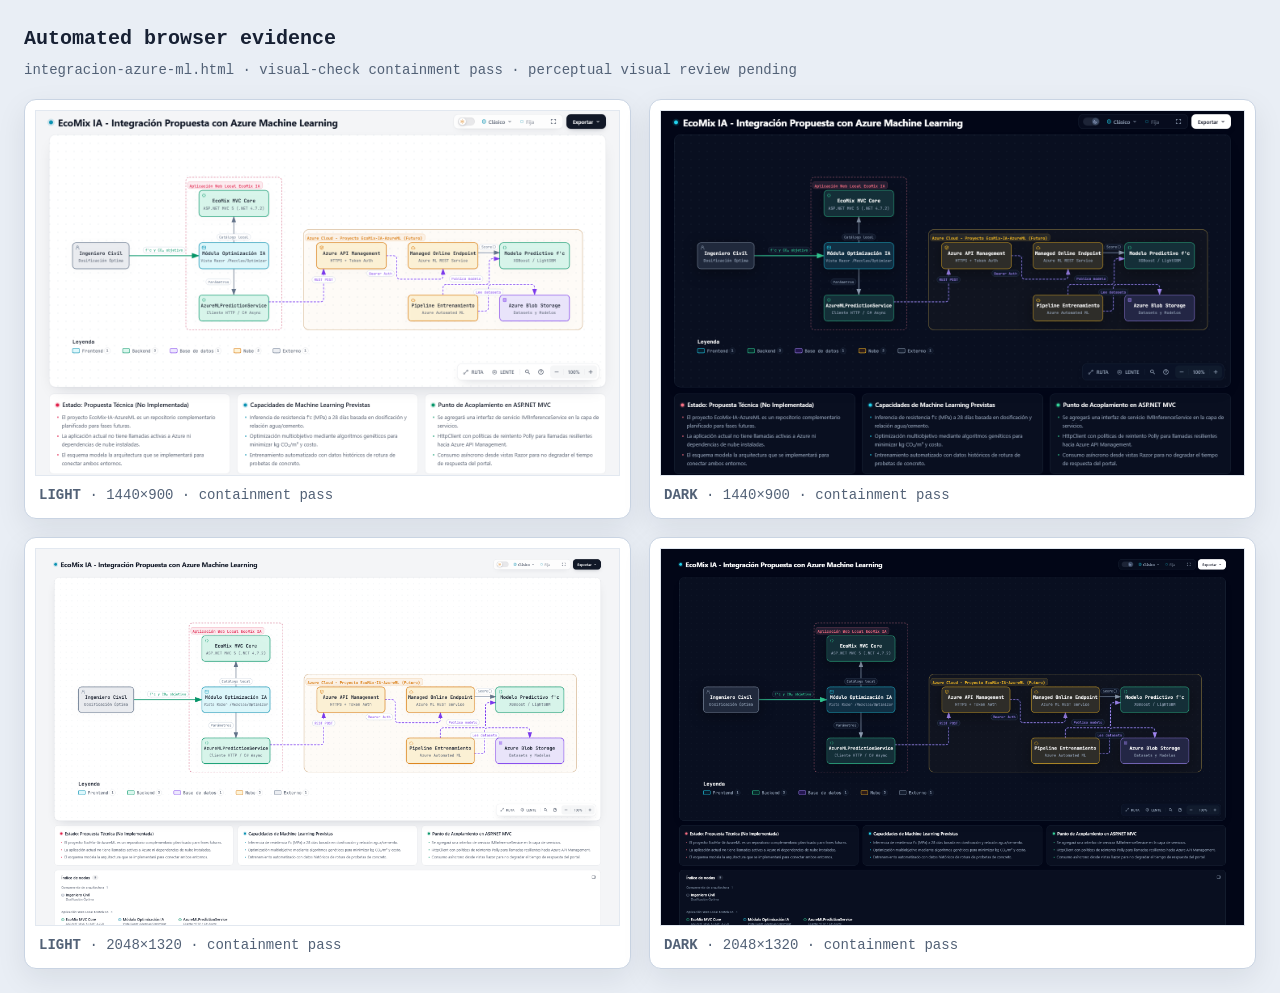
<file: docs-interactive/visual-check/integracion-azure-ml.visual-check.html>
<!doctype html>
<html lang="en">
<head>
<meta charset="utf-8"><script type="application/json" id="archify-software-notices">"NOTICE\nArchify\nCopyright (c) 2026 tt-a1i (Archify)\nCopyright (c) 2025 Cocoon AI\n\nArchify is distributed under the Apache License, Version 2.0 (LICENSE),\nexcept where a file, package manifest, or third-party notice specifies otherwise.\nThe separately versioned DeepSeek Harness adapter remains MIT; its bundled\nSkill retains the license of the immutable source selected in release.json.\n\nCode and contributions received under the MIT License through pre-transition\ncommit 25cf37080fc8b1dbe758a4efc3935b55f3327083 remain available under their\noriginal terms. Previously published releases keep their existing licenses. The complete historical MIT\ncopyright and permission notice is preserved in LICENSE-MIT. This transition\ndoes not revoke existing MIT grants or assert a new patent grant on behalf\nof historical contributors.\n\nArchify originated from Cocoon-AI/architecture-diagram-generator:\nhttps://github.com/Cocoon-AI/architecture-diagram-generator\n\nThird-party components retain their own licenses; see THIRD_PARTY_NOTICES.md\nand the license files beside those components. Names and logos do not imply\nofficial endorsement, and the software license grants no general trademark\npermission.\n\nThese software licenses cover Archify's embedded runtime and templates, not\nownership of a user's authored content, business data, or source repository.\n\nLICENSE\n\n                                 Apache License\n                           Version 2.0, January 2004\n                        http://www.apache.org/licenses/\n\n   TERMS AND CONDITIONS FOR USE, REPRODUCTION, AND DISTRIBUTION\n\n   1. Definitions.\n\n      \"License\" shall mean the terms and conditions for use, reproduction,\n      and distribution as defined by Sections 1 through 9 of this document.\n\n      \"Licensor\" shall mean the copyright owner or entity authorized by\n      the copyright owner that is granting the License.\n\n      \"Legal Entity\" shall mean the union of the acting entity and all\n      other entities that control, are controlled by, or are under common\n      control with that entity. For the purposes of this definition,\n      \"control\" means (i) the power, direct or indirect, to cause the\n      direction or management of such entity, whether by contract or\n      otherwise, or (ii) ownership of fifty percent (50%) or more of the\n      outstanding shares, or (iii) beneficial ownership of such entity.\n\n      \"You\" (or \"Your\") shall mean an individual or Legal Entity\n      exercising permissions granted by this License.\n\n      \"Source\" form shall mean the preferred form for making modifications,\n      including but not limited to software source code, documentation\n      source, and configuration files.\n\n      \"Object\" form shall mean any form resulting from mechanical\n      transformation or translation of a Source form, including but\n      not limited to compiled object code, generated documentation,\n      and conversions to other media types.\n\n      \"Work\" shall mean the work of authorship, whether in Source or\n      Object form, made available under the License, as indicated by a\n      copyright notice that is included in or attached to the work\n      (an example is provided in the Appendix below).\n\n      \"Derivative Works\" shall mean any work, whether in Source or Object\n      form, that is based on (or derived from) the Work and for which the\n      editorial revisions, annotations, elaborations, or other modifications\n      represent, as a whole, an original work of authorship. For the purposes\n      of this License, Derivative Works shall not include works that remain\n      separable from, or merely link (or bind by name) to the interfaces of,\n      the Work and Derivative Works thereof.\n\n      \"Contribution\" shall mean any work of authorship, including\n      the original version of the Work and any modifications or additions\n      to that Work or Derivative Works thereof, that is intentionally\n      submitted to Licensor for inclusion in the Work by the copyright owner\n      or by an individual or Legal Entity authorized to submit on behalf of\n      the copyright owner. For the purposes of this definition, \"submitted\"\n      means any form of electronic, verbal, or written communication sent\n      to the Licensor or its representatives, including but not limited to\n      communication on electronic mailing lists, source code control systems,\n      and issue tracking systems that are managed by, or on behalf of, the\n      Licensor for the purpose of discussing and improving the Work, but\n      excluding communication that is conspicuously marked or otherwise\n      designated in writing by the copyright owner as \"Not a Contribution.\"\n\n      \"Contributor\" shall mean Licensor and any individual or Legal Entity\n      on behalf of whom a Contribution has been received by Licensor and\n      subsequently incorporated within the Work.\n\n   2. Grant of Copyright License. Subject to the terms and conditions of\n      this License, each Contributor hereby grants to You a perpetual,\n      worldwide, non-exclusive, no-charge, royalty-free, irrevocable\n      copyright license to reproduce, prepare Derivative Works of,\n      publicly display, publicly perform, sublicense, and distribute the\n      Work and such Derivative Works in Source or Object form.\n\n   3. Grant of Patent License. Subject to the terms and conditions of\n      this License, each Contributor hereby grants to You a perpetual,\n      worldwide, non-exclusive, no-charge, royalty-free, irrevocable\n      (except as stated in this section) patent license to make, have made,\n      use, offer to sell, sell, import, and otherwise transfer the Work,\n      where such license applies only to those patent claims licensable\n      by such Contributor that are necessarily infringed by their\n      Contribution(s) alone or by combination of their Contribution(s)\n      with the Work to which such Contribution(s) was submitted. If You\n      institute patent litigation against any entity (including a\n      cross-claim or counterclaim in a lawsuit) alleging that the Work\n      or a Contribution incorporated within the Work constitutes direct\n      or contributory patent infringement, then any patent licenses\n      granted to You under this License for that Work shall terminate\n      as of the date such litigation is filed.\n\n   4. Redistribution. You may reproduce and distribute copies of the\n      Work or Derivative Works thereof in any medium, with or without\n      modifications, and in Source or Object form, provided that You\n      meet the following conditions:\n\n      (a) You must give any other recipients of the Work or\n          Derivative Works a copy of this License; and\n\n      (b) You must cause any modified files to carry prominent notices\n          stating that You changed the files; and\n\n      (c) You must retain, in the Source form of any Derivative Works\n          that You distribute, all copyright, patent, trademark, and\n          attribution notices from the Source form of the Work,\n          excluding those notices that do not pertain to any part of\n          the Derivative Works; and\n\n      (d) If the Work includes a \"NOTICE\" text file as part of its\n          distribution, then any Derivative Works that You distribute must\n          include a readable copy of the attribution notices contained\n          within such NOTICE file, excluding those notices that do not\n          pertain to any part of the Derivative Works, in at least one\n          of the following places: within a NOTICE text file distributed\n          as part of the Derivative Works; within the Source form or\n          documentation, if provided along with the Derivative Works; or,\n          within a display generated by the Derivative Works, if and\n          wherever such third-party notices normally appear. The contents\n          of the NOTICE file are for informational purposes only and\n          do not modify the License. You may add Your own attribution\n          notices within Derivative Works that You distribute, alongside\n          or as an addendum to the NOTICE text from the Work, provided\n          that such additional attribution notices cannot be construed\n          as modifying the License.\n\n      You may add Your own copyright statement to Your modifications and\n      may provide additional or different license terms and conditions\n      for use, reproduction, or distribution of Your modifications, or\n      for any such Derivative Works as a whole, provided Your use,\n      reproduction, and distribution of the Work otherwise complies with\n      the conditions stated in this License.\n\n   5. Submission of Contributions. Unless You explicitly state otherwise,\n      any Contribution intentionally submitted for inclusion in the Work\n      by You to the Licensor shall be under the terms and conditions of\n      this License, without any additional terms or conditions.\n      Notwithstanding the above, nothing herein shall supersede or modify\n      the terms of any separate license agreement you may have executed\n      with Licensor regarding such Contributions.\n\n   6. Trademarks. This License does not grant permission to use the trade\n      names, trademarks, service marks, or product names of the Licensor,\n      except as required for reasonable and customary use in describing the\n      origin of the Work and reproducing the content of the NOTICE file.\n\n   7. Disclaimer of Warranty. Unless required by applicable law or\n      agreed to in writing, Licensor provides the Work (and each\n      Contributor provides its Contributions) on an \"AS IS\" BASIS,\n      WITHOUT WARRANTIES OR CONDITIONS OF ANY KIND, either express or\n      implied, including, without limitation, any warranties or conditions\n      of TITLE, NON-INFRINGEMENT, MERCHANTABILITY, or FITNESS FOR A\n      PARTICULAR PURPOSE. You are solely responsible for determining the\n      appropriateness of using or redistributing the Work and assume any\n      risks associated with Your exercise of permissions under this License.\n\n   8. Limitation of Liability. In no event and under no legal theory,\n      whether in tort (including negligence), contract, or otherwise,\n      unless required by applicable law (such as deliberate and grossly\n      negligent acts) or agreed to in writing, shall any Contributor be\n      liable to You for damages, including any direct, indirect, special,\n      incidental, or consequential damages of any character arising as a\n      result of this License or out of the use or inability to use the\n      Work (including but not limited to damages for loss of goodwill,\n      work stoppage, computer failure or malfunction, or any and all\n      other commercial damages or losses), even if such Contributor\n      has been advised of the possibility of such damages.\n\n   9. Accepting Warranty or Additional Liability. While redistributing\n      the Work or Derivative Works thereof, You may choose to offer,\n      and charge a fee for, acceptance of support, warranty, indemnity,\n      or other liability obligations and/or rights consistent with this\n      License. However, in accepting such obligations, You may act only\n      on Your own behalf and on Your sole responsibility, not on behalf\n      of any other Contributor, and only if You agree to indemnify,\n      defend, and hold each Contributor harmless for any liability\n      incurred by, or claims asserted against, such Contributor by reason\n      of your accepting any such warranty or additional liability.\n\n   END OF TERMS AND CONDITIONS\n\n   APPENDIX: How to apply the Apache License to your work.\n\n      To apply the Apache License to your work, attach the following\n      boilerplate notice, with the fields enclosed by brackets \"[]\"\n      replaced with your own identifying information. (Don't include\n      the brackets!)  The text should be enclosed in the appropriate\n      comment syntax for the file format. We also recommend that a\n      file or class name and description of purpose be included on the\n      same \"printed page\" as the copyright notice for easier\n      identification within third-party archives.\n\n   Copyright [yyyy] [name of copyright owner]\n\n   Licensed under the Apache License, Version 2.0 (the \"License\");\n   you may not use this file except in compliance with the License.\n   You may obtain a copy of the License at\n\n       http://www.apache.org/licenses/LICENSE-2.0\n\n   Unless required by applicable law or agreed to in writing, software\n   distributed under the License is distributed on an \"AS IS\" BASIS,\n   WITHOUT WARRANTIES OR CONDITIONS OF ANY KIND, either express or implied.\n   See the License for the specific language governing permissions and\n   limitations under the License.\n\nLICENSE-MIT\nMIT License\n\nCopyright (c) 2026 tt-a1i (Archify)\nCopyright (c) 2025 Cocoon AI\n\nPermission is hereby granted, free of charge, to any person obtaining a copy\nof this software and associated documentation files (the \"Software\"), to deal\nin the Software without restriction, including without limitation the rights\nto use, copy, modify, merge, publish, distribute, sublicense, and/or sell\ncopies of the Software, and to permit persons to whom the Software is\nfurnished to do so, subject to the following conditions:\n\nThe above copyright notice and this permission notice shall be included in all\ncopies or substantial portions of the Software.\n\nTHE SOFTWARE IS PROVIDED \"AS IS\", WITHOUT WARRANTY OF ANY KIND, EXPRESS OR\nIMPLIED, INCLUDING BUT NOT LIMITED TO THE WARRANTIES OF MERCHANTABILITY,\nFITNESS FOR A PARTICULAR PURPOSE AND NONINFRINGEMENT. IN NO EVENT SHALL THE\nAUTHORS OR COPYRIGHT HOLDERS BE LIABLE FOR ANY CLAIM, DAMAGES OR OTHER\nLIABILITY, WHETHER IN AN ACTION OF CONTRACT, TORT OR OTHERWISE, ARISING FROM,\nOUT OF OR IN CONNECTION WITH THE SOFTWARE OR THE USE OR OTHER DEALINGS IN THE\nSOFTWARE.\n\nTHIRD_PARTY_NOTICES.md\n# Third-party notices\n\nArchify includes optional vector data for third-party brand marks. These marks\nare provided only to identify technologies and services in user-authored\ndiagrams. Their inclusion does not imply sponsorship, endorsement, partnership,\nor affiliation with Archify.\n\nArchify's license and historical MIT grants are described in LICENSE, NOTICE,\nand LICENSE-MIT. The software license does not\nreplace the copyright licenses, trademark policies, or brand guidelines that\napply to third-party marks. Users are responsible for confirming that their\nparticular use is permitted.\n\n## Simple Icons\n\nMost of the built-in vector paths and their metadata were generated from\n[Simple Icons 16.28.0](https://github.com/simple-icons/simple-icons/tree/16.28.0).\nSimple Icons makes its collection work available under\n[CC0 1.0 Universal](https://github.com/simple-icons/simple-icons/blob/16.28.0/LICENSE.md).\n\nAs Simple Icons explains in its\n[disclaimer](https://github.com/simple-icons/simple-icons/blob/16.28.0/DISCLAIMER.md),\nCC0 for the collection does not mean that every underlying icon is CC0. License\nand brand-guideline metadata may be incomplete or change over time. The absence\nof an individual license entry is not a grant of permission.\n\nArchify embeds the selected icons as vector-path data and may render them in a\nuser-selected color. The following individual licenses were recorded in the\npinned Simple Icons 16.28.0 metadata:\n\n| Mark | Recorded source | Recorded license | Archify treatment |\n|---|---|---|---|\n| Angular | [Angular press kit](https://angular.dev/press-kit) | [`CC-BY-4.0`](https://creativecommons.org/licenses/by/4.0/) | Embedded as vector-path data; color may be changed by the authored diagram. |\n| Apache Airflow | [Apache logos](https://apache.org/logos) | [`Apache-2.0`](https://www.apache.org/licenses/LICENSE-2.0) | Embedded as vector-path data; Apache trademarks remain subject to the [ASF trademark policy](https://www.apache.org/foundation/marks/). |\n| Apache Kafka | [Apache logos](https://apache.org/logos) | [`Apache-2.0`](https://www.apache.org/licenses/LICENSE-2.0) | Embedded as vector-path data; Apache trademarks remain subject to the [ASF trademark policy](https://www.apache.org/foundation/marks/). |\n| .NET | [.NET brand repository](https://github.com/dotnet/brand/blob/c7d0f51b8ec59531332d05fb27a5b758a7a3d689/logo/dotnet-logo.svg) | [`CC0-1.0`](https://creativecommons.org/publicdomain/zero/1.0/) | Embedded as vector-path data; color may be changed by the authored diagram. |\n| JavaScript | [JS community logo](https://github.com/voodootikigod/logo.js/blob/1544bdeed6d618a6cfe4f0650d04ab8d9cfa76d9/js.svg) | [`MIT`](https://github.com/voodootikigod/logo.js/blob/1544bdeed6d618a6cfe4f0650d04ab8d9cfa76d9/LICENSE) | Embedded as vector-path data; color may be changed by the authored diagram. |\n| Jenkins | [Jenkins artwork source](https://get.jenkins.io/art/) | [`CC-BY-SA-3.0`](https://creativecommons.org/licenses/by-sa/3.0/) | Embedded as vector-path data; color may be changed by the authored diagram. Jenkins retains its trademark rights. |\n| Rust | [Rust project](https://www.rust-lang.org) | [`CC-BY-SA-4.0`](https://creativecommons.org/licenses/by-sa/4.0/) | Embedded as vector-path data; color may be changed by the authored diagram. See the [Rust media guide](https://www.rust-lang.org/policies/media-guide). |\n| Vue.js | [Vue logo source](https://github.com/vuejs/art/blob/a1c78b74569b70a25300925b4eacfefcc143b8f6/logo.svg) | [`CC-BY-NC-SA-4.0`](https://creativecommons.org/licenses/by-nc-sa/4.0/) | Embedded as vector-path data; color may be changed by the authored diagram. The non-commercial and share-alike conditions remain applicable; see the [Vue artwork terms](https://github.com/vuejs/art/blob/a1c78b74569b70a25300925b4eacfefcc143b8f6/README.md). |\n\nThe source, guideline, and known license fields for every packaged mark are\npreserved in `renderers/shared/generated-brand-marks.mjs`.\n\n## OpenAI mark\n\nThe OpenAI vector path is recorded from the\n[OpenAI brand guidelines](https://openai.com/brand/), not from Simple Icons.\nUse remains subject to those current guidelines and any applicable trademark\nrights. Its inclusion does not state or imply endorsement by OpenAI.\n\n## JetBrains Mono\n\nDelivered Archify viewer artifacts embed the JetBrains Mono variable font\nsubsets served by Google Fonts. For characters covered by these subsets, font\nselection does not depend on a network request or a locally installed copy.\nUncovered characters (including CJK) still use the system fallback stack;\nbrowser and operating-system rasterization can differ.\nJetBrains Mono is maintained at\n[github.com/JetBrains/JetBrainsMono](https://github.com/JetBrains/JetBrainsMono)\nand is distributed under the SIL Open Font License 1.1. The complete license\ntext is preserved in `assets/JetBrainsMono-OFL.txt` in the packaged Skill and\nin the font CSS carried by standalone HTML and SVG exports.\n\n## Pele\n\nThe explainer renders Mermaid chart fences with an unmodified subset of\n[Pele 1.3.0](https://github.com/obsidianmd/pele), copyright (c) 2026 kepano,\ndistributed under the MIT License. The subset and its license text are in\n`explainer/vendor/pele/` in the packaged Skill. Charts are rendered to static\nSVG when a page is built; delivered pages contain no Pele code.\n\n## No additional rights granted\n\nBrand names, logos, and trademarks remain the property of their respective\nowners. This notice records provenance and known terms; it does not grant rights\nthat Archify does not hold, and it does not state that every packaged mark has\nbeen cleared for every commercial, promotional, or redistributive use."</script>
<meta name="viewport" content="width=device-width,initial-scale=1">
<title>Archify automated browser evidence · integracion-azure-ml.html</title>
<style>
*{box-sizing:border-box}body{margin:0;padding:24px;background:#e9eef5;color:#172033;font:14px/1.5 ui-monospace,SFMono-Regular,Menlo,Consolas,monospace}header{max-width:1500px;margin:0 auto 18px}h1{margin:0 0 6px;font-size:20px}p{margin:0;color:#526176}.grid{max-width:1500px;margin:auto;display:grid;grid-template-columns:repeat(2,minmax(0,1fr));gap:18px}figure{margin:0;padding:10px;background:white;border:1px solid #c9d4e3;border-radius:12px;box-shadow:0 10px 30px rgba(15,23,42,.08)}img{display:block;width:100%;height:auto;border:1px solid #e2e8f0}figcaption{padding:9px 4px 2px;color:#526176}@media(max-width:900px){.grid{grid-template-columns:1fr}}
</style>
</head>
<body>
<header><h1>Automated browser evidence</h1><p>integracion-azure-ml.html · visual-check containment pass · perceptual visual review pending</p></header>
<main class="grid">
      <figure>
        <img src="integracion-azure-ml.visual-check.1440x900.light.png" alt="light 1440 by 900">
        <figcaption><strong>LIGHT</strong> · 1440×900 · containment pass</figcaption>
      </figure>
      <figure>
        <img src="integracion-azure-ml.visual-check.1440x900.dark.png" alt="dark 1440 by 900">
        <figcaption><strong>DARK</strong> · 1440×900 · containment pass</figcaption>
      </figure>
      <figure>
        <img src="integracion-azure-ml.visual-check.2048x1320.light.png" alt="light 2048 by 1320">
        <figcaption><strong>LIGHT</strong> · 2048×1320 · containment pass</figcaption>
      </figure>
      <figure>
        <img src="integracion-azure-ml.visual-check.2048x1320.dark.png" alt="dark 2048 by 1320">
        <figcaption><strong>DARK</strong> · 2048×1320 · containment pass</figcaption>
      </figure>
</main>
</body>
</html>
</file>
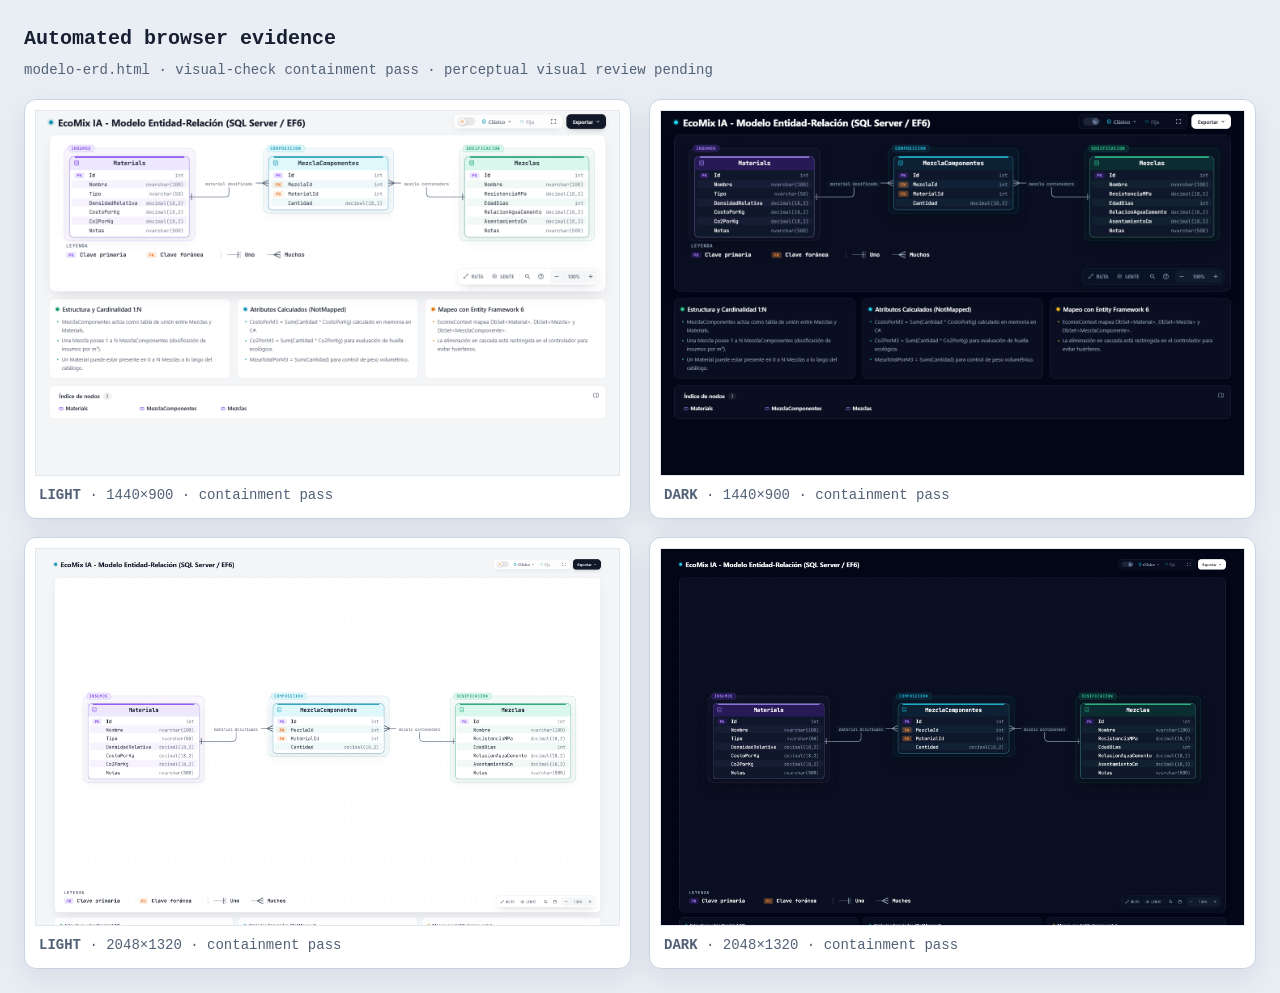
<file: docs-interactive/visual-check/modelo-erd.visual-check.html>
<!doctype html>
<html lang="en">
<head>
<meta charset="utf-8"><script type="application/json" id="archify-software-notices">"NOTICE\nArchify\nCopyright (c) 2026 tt-a1i (Archify)\nCopyright (c) 2025 Cocoon AI\n\nArchify is distributed under the Apache License, Version 2.0 (LICENSE),\nexcept where a file, package manifest, or third-party notice specifies otherwise.\nThe separately versioned DeepSeek Harness adapter remains MIT; its bundled\nSkill retains the license of the immutable source selected in release.json.\n\nCode and contributions received under the MIT License through pre-transition\ncommit 25cf37080fc8b1dbe758a4efc3935b55f3327083 remain available under their\noriginal terms. Previously published releases keep their existing licenses. The complete historical MIT\ncopyright and permission notice is preserved in LICENSE-MIT. This transition\ndoes not revoke existing MIT grants or assert a new patent grant on behalf\nof historical contributors.\n\nArchify originated from Cocoon-AI/architecture-diagram-generator:\nhttps://github.com/Cocoon-AI/architecture-diagram-generator\n\nThird-party components retain their own licenses; see THIRD_PARTY_NOTICES.md\nand the license files beside those components. Names and logos do not imply\nofficial endorsement, and the software license grants no general trademark\npermission.\n\nThese software licenses cover Archify's embedded runtime and templates, not\nownership of a user's authored content, business data, or source repository.\n\nLICENSE\n\n                                 Apache License\n                           Version 2.0, January 2004\n                        http://www.apache.org/licenses/\n\n   TERMS AND CONDITIONS FOR USE, REPRODUCTION, AND DISTRIBUTION\n\n   1. Definitions.\n\n      \"License\" shall mean the terms and conditions for use, reproduction,\n      and distribution as defined by Sections 1 through 9 of this document.\n\n      \"Licensor\" shall mean the copyright owner or entity authorized by\n      the copyright owner that is granting the License.\n\n      \"Legal Entity\" shall mean the union of the acting entity and all\n      other entities that control, are controlled by, or are under common\n      control with that entity. For the purposes of this definition,\n      \"control\" means (i) the power, direct or indirect, to cause the\n      direction or management of such entity, whether by contract or\n      otherwise, or (ii) ownership of fifty percent (50%) or more of the\n      outstanding shares, or (iii) beneficial ownership of such entity.\n\n      \"You\" (or \"Your\") shall mean an individual or Legal Entity\n      exercising permissions granted by this License.\n\n      \"Source\" form shall mean the preferred form for making modifications,\n      including but not limited to software source code, documentation\n      source, and configuration files.\n\n      \"Object\" form shall mean any form resulting from mechanical\n      transformation or translation of a Source form, including but\n      not limited to compiled object code, generated documentation,\n      and conversions to other media types.\n\n      \"Work\" shall mean the work of authorship, whether in Source or\n      Object form, made available under the License, as indicated by a\n      copyright notice that is included in or attached to the work\n      (an example is provided in the Appendix below).\n\n      \"Derivative Works\" shall mean any work, whether in Source or Object\n      form, that is based on (or derived from) the Work and for which the\n      editorial revisions, annotations, elaborations, or other modifications\n      represent, as a whole, an original work of authorship. For the purposes\n      of this License, Derivative Works shall not include works that remain\n      separable from, or merely link (or bind by name) to the interfaces of,\n      the Work and Derivative Works thereof.\n\n      \"Contribution\" shall mean any work of authorship, including\n      the original version of the Work and any modifications or additions\n      to that Work or Derivative Works thereof, that is intentionally\n      submitted to Licensor for inclusion in the Work by the copyright owner\n      or by an individual or Legal Entity authorized to submit on behalf of\n      the copyright owner. For the purposes of this definition, \"submitted\"\n      means any form of electronic, verbal, or written communication sent\n      to the Licensor or its representatives, including but not limited to\n      communication on electronic mailing lists, source code control systems,\n      and issue tracking systems that are managed by, or on behalf of, the\n      Licensor for the purpose of discussing and improving the Work, but\n      excluding communication that is conspicuously marked or otherwise\n      designated in writing by the copyright owner as \"Not a Contribution.\"\n\n      \"Contributor\" shall mean Licensor and any individual or Legal Entity\n      on behalf of whom a Contribution has been received by Licensor and\n      subsequently incorporated within the Work.\n\n   2. Grant of Copyright License. Subject to the terms and conditions of\n      this License, each Contributor hereby grants to You a perpetual,\n      worldwide, non-exclusive, no-charge, royalty-free, irrevocable\n      copyright license to reproduce, prepare Derivative Works of,\n      publicly display, publicly perform, sublicense, and distribute the\n      Work and such Derivative Works in Source or Object form.\n\n   3. Grant of Patent License. Subject to the terms and conditions of\n      this License, each Contributor hereby grants to You a perpetual,\n      worldwide, non-exclusive, no-charge, royalty-free, irrevocable\n      (except as stated in this section) patent license to make, have made,\n      use, offer to sell, sell, import, and otherwise transfer the Work,\n      where such license applies only to those patent claims licensable\n      by such Contributor that are necessarily infringed by their\n      Contribution(s) alone or by combination of their Contribution(s)\n      with the Work to which such Contribution(s) was submitted. If You\n      institute patent litigation against any entity (including a\n      cross-claim or counterclaim in a lawsuit) alleging that the Work\n      or a Contribution incorporated within the Work constitutes direct\n      or contributory patent infringement, then any patent licenses\n      granted to You under this License for that Work shall terminate\n      as of the date such litigation is filed.\n\n   4. Redistribution. You may reproduce and distribute copies of the\n      Work or Derivative Works thereof in any medium, with or without\n      modifications, and in Source or Object form, provided that You\n      meet the following conditions:\n\n      (a) You must give any other recipients of the Work or\n          Derivative Works a copy of this License; and\n\n      (b) You must cause any modified files to carry prominent notices\n          stating that You changed the files; and\n\n      (c) You must retain, in the Source form of any Derivative Works\n          that You distribute, all copyright, patent, trademark, and\n          attribution notices from the Source form of the Work,\n          excluding those notices that do not pertain to any part of\n          the Derivative Works; and\n\n      (d) If the Work includes a \"NOTICE\" text file as part of its\n          distribution, then any Derivative Works that You distribute must\n          include a readable copy of the attribution notices contained\n          within such NOTICE file, excluding those notices that do not\n          pertain to any part of the Derivative Works, in at least one\n          of the following places: within a NOTICE text file distributed\n          as part of the Derivative Works; within the Source form or\n          documentation, if provided along with the Derivative Works; or,\n          within a display generated by the Derivative Works, if and\n          wherever such third-party notices normally appear. The contents\n          of the NOTICE file are for informational purposes only and\n          do not modify the License. You may add Your own attribution\n          notices within Derivative Works that You distribute, alongside\n          or as an addendum to the NOTICE text from the Work, provided\n          that such additional attribution notices cannot be construed\n          as modifying the License.\n\n      You may add Your own copyright statement to Your modifications and\n      may provide additional or different license terms and conditions\n      for use, reproduction, or distribution of Your modifications, or\n      for any such Derivative Works as a whole, provided Your use,\n      reproduction, and distribution of the Work otherwise complies with\n      the conditions stated in this License.\n\n   5. Submission of Contributions. Unless You explicitly state otherwise,\n      any Contribution intentionally submitted for inclusion in the Work\n      by You to the Licensor shall be under the terms and conditions of\n      this License, without any additional terms or conditions.\n      Notwithstanding the above, nothing herein shall supersede or modify\n      the terms of any separate license agreement you may have executed\n      with Licensor regarding such Contributions.\n\n   6. Trademarks. This License does not grant permission to use the trade\n      names, trademarks, service marks, or product names of the Licensor,\n      except as required for reasonable and customary use in describing the\n      origin of the Work and reproducing the content of the NOTICE file.\n\n   7. Disclaimer of Warranty. Unless required by applicable law or\n      agreed to in writing, Licensor provides the Work (and each\n      Contributor provides its Contributions) on an \"AS IS\" BASIS,\n      WITHOUT WARRANTIES OR CONDITIONS OF ANY KIND, either express or\n      implied, including, without limitation, any warranties or conditions\n      of TITLE, NON-INFRINGEMENT, MERCHANTABILITY, or FITNESS FOR A\n      PARTICULAR PURPOSE. You are solely responsible for determining the\n      appropriateness of using or redistributing the Work and assume any\n      risks associated with Your exercise of permissions under this License.\n\n   8. Limitation of Liability. In no event and under no legal theory,\n      whether in tort (including negligence), contract, or otherwise,\n      unless required by applicable law (such as deliberate and grossly\n      negligent acts) or agreed to in writing, shall any Contributor be\n      liable to You for damages, including any direct, indirect, special,\n      incidental, or consequential damages of any character arising as a\n      result of this License or out of the use or inability to use the\n      Work (including but not limited to damages for loss of goodwill,\n      work stoppage, computer failure or malfunction, or any and all\n      other commercial damages or losses), even if such Contributor\n      has been advised of the possibility of such damages.\n\n   9. Accepting Warranty or Additional Liability. While redistributing\n      the Work or Derivative Works thereof, You may choose to offer,\n      and charge a fee for, acceptance of support, warranty, indemnity,\n      or other liability obligations and/or rights consistent with this\n      License. However, in accepting such obligations, You may act only\n      on Your own behalf and on Your sole responsibility, not on behalf\n      of any other Contributor, and only if You agree to indemnify,\n      defend, and hold each Contributor harmless for any liability\n      incurred by, or claims asserted against, such Contributor by reason\n      of your accepting any such warranty or additional liability.\n\n   END OF TERMS AND CONDITIONS\n\n   APPENDIX: How to apply the Apache License to your work.\n\n      To apply the Apache License to your work, attach the following\n      boilerplate notice, with the fields enclosed by brackets \"[]\"\n      replaced with your own identifying information. (Don't include\n      the brackets!)  The text should be enclosed in the appropriate\n      comment syntax for the file format. We also recommend that a\n      file or class name and description of purpose be included on the\n      same \"printed page\" as the copyright notice for easier\n      identification within third-party archives.\n\n   Copyright [yyyy] [name of copyright owner]\n\n   Licensed under the Apache License, Version 2.0 (the \"License\");\n   you may not use this file except in compliance with the License.\n   You may obtain a copy of the License at\n\n       http://www.apache.org/licenses/LICENSE-2.0\n\n   Unless required by applicable law or agreed to in writing, software\n   distributed under the License is distributed on an \"AS IS\" BASIS,\n   WITHOUT WARRANTIES OR CONDITIONS OF ANY KIND, either express or implied.\n   See the License for the specific language governing permissions and\n   limitations under the License.\n\nLICENSE-MIT\nMIT License\n\nCopyright (c) 2026 tt-a1i (Archify)\nCopyright (c) 2025 Cocoon AI\n\nPermission is hereby granted, free of charge, to any person obtaining a copy\nof this software and associated documentation files (the \"Software\"), to deal\nin the Software without restriction, including without limitation the rights\nto use, copy, modify, merge, publish, distribute, sublicense, and/or sell\ncopies of the Software, and to permit persons to whom the Software is\nfurnished to do so, subject to the following conditions:\n\nThe above copyright notice and this permission notice shall be included in all\ncopies or substantial portions of the Software.\n\nTHE SOFTWARE IS PROVIDED \"AS IS\", WITHOUT WARRANTY OF ANY KIND, EXPRESS OR\nIMPLIED, INCLUDING BUT NOT LIMITED TO THE WARRANTIES OF MERCHANTABILITY,\nFITNESS FOR A PARTICULAR PURPOSE AND NONINFRINGEMENT. IN NO EVENT SHALL THE\nAUTHORS OR COPYRIGHT HOLDERS BE LIABLE FOR ANY CLAIM, DAMAGES OR OTHER\nLIABILITY, WHETHER IN AN ACTION OF CONTRACT, TORT OR OTHERWISE, ARISING FROM,\nOUT OF OR IN CONNECTION WITH THE SOFTWARE OR THE USE OR OTHER DEALINGS IN THE\nSOFTWARE.\n\nTHIRD_PARTY_NOTICES.md\n# Third-party notices\n\nArchify includes optional vector data for third-party brand marks. These marks\nare provided only to identify technologies and services in user-authored\ndiagrams. Their inclusion does not imply sponsorship, endorsement, partnership,\nor affiliation with Archify.\n\nArchify's license and historical MIT grants are described in LICENSE, NOTICE,\nand LICENSE-MIT. The software license does not\nreplace the copyright licenses, trademark policies, or brand guidelines that\napply to third-party marks. Users are responsible for confirming that their\nparticular use is permitted.\n\n## Simple Icons\n\nMost of the built-in vector paths and their metadata were generated from\n[Simple Icons 16.28.0](https://github.com/simple-icons/simple-icons/tree/16.28.0).\nSimple Icons makes its collection work available under\n[CC0 1.0 Universal](https://github.com/simple-icons/simple-icons/blob/16.28.0/LICENSE.md).\n\nAs Simple Icons explains in its\n[disclaimer](https://github.com/simple-icons/simple-icons/blob/16.28.0/DISCLAIMER.md),\nCC0 for the collection does not mean that every underlying icon is CC0. License\nand brand-guideline metadata may be incomplete or change over time. The absence\nof an individual license entry is not a grant of permission.\n\nArchify embeds the selected icons as vector-path data and may render them in a\nuser-selected color. The following individual licenses were recorded in the\npinned Simple Icons 16.28.0 metadata:\n\n| Mark | Recorded source | Recorded license | Archify treatment |\n|---|---|---|---|\n| Angular | [Angular press kit](https://angular.dev/press-kit) | [`CC-BY-4.0`](https://creativecommons.org/licenses/by/4.0/) | Embedded as vector-path data; color may be changed by the authored diagram. |\n| Apache Airflow | [Apache logos](https://apache.org/logos) | [`Apache-2.0`](https://www.apache.org/licenses/LICENSE-2.0) | Embedded as vector-path data; Apache trademarks remain subject to the [ASF trademark policy](https://www.apache.org/foundation/marks/). |\n| Apache Kafka | [Apache logos](https://apache.org/logos) | [`Apache-2.0`](https://www.apache.org/licenses/LICENSE-2.0) | Embedded as vector-path data; Apache trademarks remain subject to the [ASF trademark policy](https://www.apache.org/foundation/marks/). |\n| .NET | [.NET brand repository](https://github.com/dotnet/brand/blob/c7d0f51b8ec59531332d05fb27a5b758a7a3d689/logo/dotnet-logo.svg) | [`CC0-1.0`](https://creativecommons.org/publicdomain/zero/1.0/) | Embedded as vector-path data; color may be changed by the authored diagram. |\n| JavaScript | [JS community logo](https://github.com/voodootikigod/logo.js/blob/1544bdeed6d618a6cfe4f0650d04ab8d9cfa76d9/js.svg) | [`MIT`](https://github.com/voodootikigod/logo.js/blob/1544bdeed6d618a6cfe4f0650d04ab8d9cfa76d9/LICENSE) | Embedded as vector-path data; color may be changed by the authored diagram. |\n| Jenkins | [Jenkins artwork source](https://get.jenkins.io/art/) | [`CC-BY-SA-3.0`](https://creativecommons.org/licenses/by-sa/3.0/) | Embedded as vector-path data; color may be changed by the authored diagram. Jenkins retains its trademark rights. |\n| Rust | [Rust project](https://www.rust-lang.org) | [`CC-BY-SA-4.0`](https://creativecommons.org/licenses/by-sa/4.0/) | Embedded as vector-path data; color may be changed by the authored diagram. See the [Rust media guide](https://www.rust-lang.org/policies/media-guide). |\n| Vue.js | [Vue logo source](https://github.com/vuejs/art/blob/a1c78b74569b70a25300925b4eacfefcc143b8f6/logo.svg) | [`CC-BY-NC-SA-4.0`](https://creativecommons.org/licenses/by-nc-sa/4.0/) | Embedded as vector-path data; color may be changed by the authored diagram. The non-commercial and share-alike conditions remain applicable; see the [Vue artwork terms](https://github.com/vuejs/art/blob/a1c78b74569b70a25300925b4eacfefcc143b8f6/README.md). |\n\nThe source, guideline, and known license fields for every packaged mark are\npreserved in `renderers/shared/generated-brand-marks.mjs`.\n\n## OpenAI mark\n\nThe OpenAI vector path is recorded from the\n[OpenAI brand guidelines](https://openai.com/brand/), not from Simple Icons.\nUse remains subject to those current guidelines and any applicable trademark\nrights. Its inclusion does not state or imply endorsement by OpenAI.\n\n## JetBrains Mono\n\nDelivered Archify viewer artifacts embed the JetBrains Mono variable font\nsubsets served by Google Fonts. For characters covered by these subsets, font\nselection does not depend on a network request or a locally installed copy.\nUncovered characters (including CJK) still use the system fallback stack;\nbrowser and operating-system rasterization can differ.\nJetBrains Mono is maintained at\n[github.com/JetBrains/JetBrainsMono](https://github.com/JetBrains/JetBrainsMono)\nand is distributed under the SIL Open Font License 1.1. The complete license\ntext is preserved in `assets/JetBrainsMono-OFL.txt` in the packaged Skill and\nin the font CSS carried by standalone HTML and SVG exports.\n\n## Pele\n\nThe explainer renders Mermaid chart fences with an unmodified subset of\n[Pele 1.3.0](https://github.com/obsidianmd/pele), copyright (c) 2026 kepano,\ndistributed under the MIT License. The subset and its license text are in\n`explainer/vendor/pele/` in the packaged Skill. Charts are rendered to static\nSVG when a page is built; delivered pages contain no Pele code.\n\n## No additional rights granted\n\nBrand names, logos, and trademarks remain the property of their respective\nowners. This notice records provenance and known terms; it does not grant rights\nthat Archify does not hold, and it does not state that every packaged mark has\nbeen cleared for every commercial, promotional, or redistributive use."</script>
<meta name="viewport" content="width=device-width,initial-scale=1">
<title>Archify automated browser evidence · modelo-erd.html</title>
<style>
*{box-sizing:border-box}body{margin:0;padding:24px;background:#e9eef5;color:#172033;font:14px/1.5 ui-monospace,SFMono-Regular,Menlo,Consolas,monospace}header{max-width:1500px;margin:0 auto 18px}h1{margin:0 0 6px;font-size:20px}p{margin:0;color:#526176}.grid{max-width:1500px;margin:auto;display:grid;grid-template-columns:repeat(2,minmax(0,1fr));gap:18px}figure{margin:0;padding:10px;background:white;border:1px solid #c9d4e3;border-radius:12px;box-shadow:0 10px 30px rgba(15,23,42,.08)}img{display:block;width:100%;height:auto;border:1px solid #e2e8f0}figcaption{padding:9px 4px 2px;color:#526176}@media(max-width:900px){.grid{grid-template-columns:1fr}}
</style>
</head>
<body>
<header><h1>Automated browser evidence</h1><p>modelo-erd.html · visual-check containment pass · perceptual visual review pending</p></header>
<main class="grid">
      <figure>
        <img src="modelo-erd.visual-check.1440x900.light.png" alt="light 1440 by 900">
        <figcaption><strong>LIGHT</strong> · 1440×900 · containment pass</figcaption>
      </figure>
      <figure>
        <img src="modelo-erd.visual-check.1440x900.dark.png" alt="dark 1440 by 900">
        <figcaption><strong>DARK</strong> · 1440×900 · containment pass</figcaption>
      </figure>
      <figure>
        <img src="modelo-erd.visual-check.2048x1320.light.png" alt="light 2048 by 1320">
        <figcaption><strong>LIGHT</strong> · 2048×1320 · containment pass</figcaption>
      </figure>
      <figure>
        <img src="modelo-erd.visual-check.2048x1320.dark.png" alt="dark 2048 by 1320">
        <figcaption><strong>DARK</strong> · 2048×1320 · containment pass</figcaption>
      </figure>
</main>
</body>
</html>
</file>
